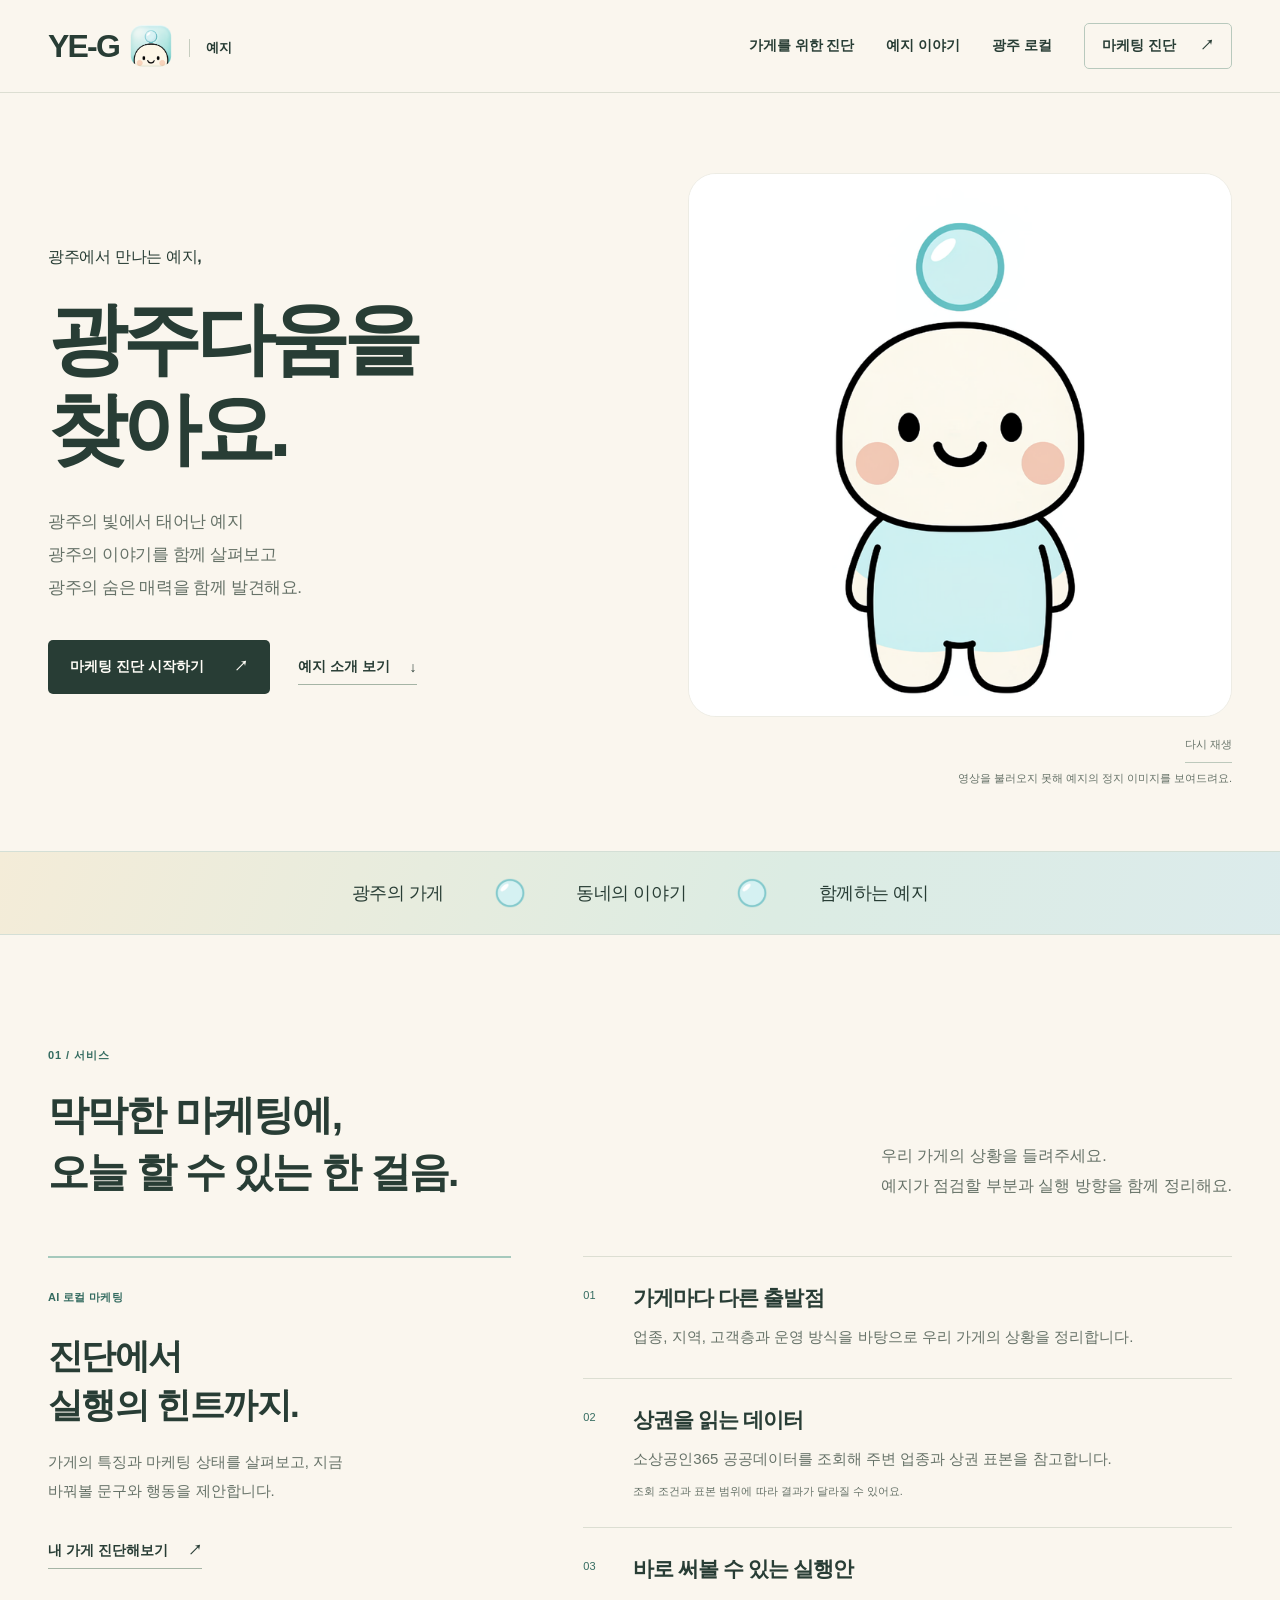
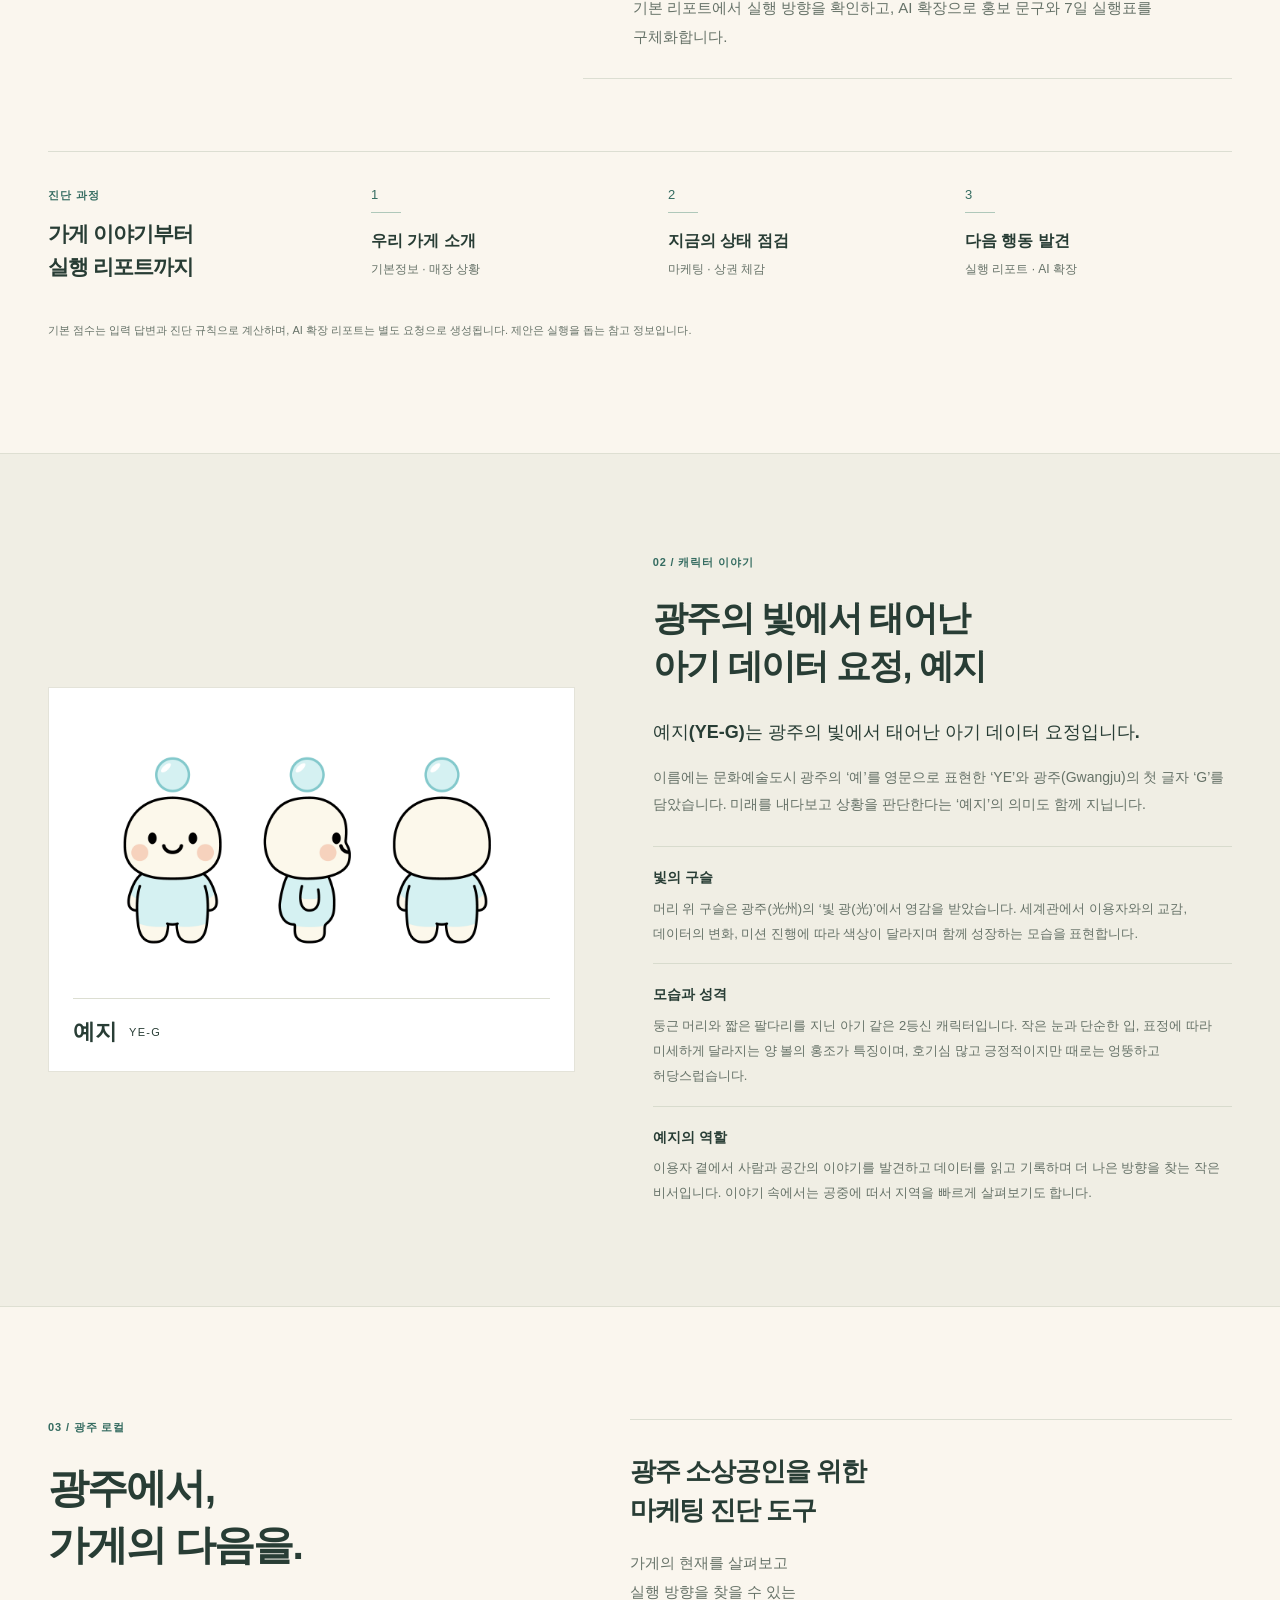
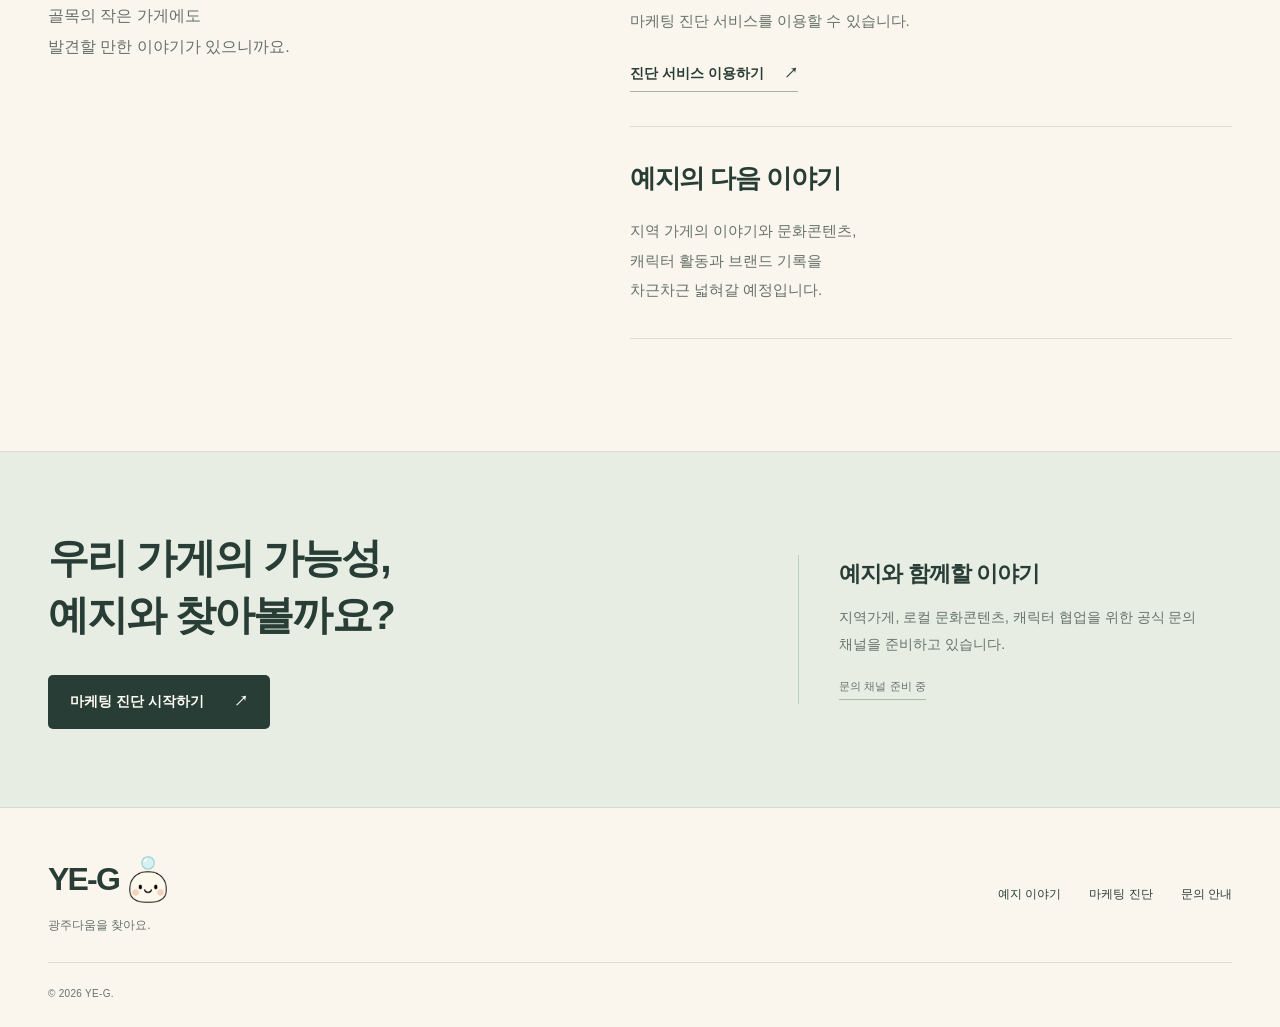
<file: index.html>
<!DOCTYPE html>
<html lang="ko">
<head>
  <meta charset="UTF-8">
  <meta name="viewport" content="width=device-width, initial-scale=1">
  <meta name="theme-color" content="#faf6ee">
  <title>예지 YE-G — 광주다움을 찾아요.</title>
  <meta name="description" content="광주의 빛에서 태어난 예지. 광주의 이야기를 함께 살펴보고 광주의 숨은 매력을 함께 발견해요.">
  <meta property="og:type" content="website">
  <meta property="og:locale" content="ko_KR">
  <meta property="og:title" content="예지 YE-G — 광주다움을 찾아요.">
  <meta property="og:description" content="광주의 가게, 동네의 이야기, 함께하는 예지. 광주의 빛에서 태어난 예지와 숨은 매력을 발견해요.">
  <meta property="og:image" content="https://ye-g.com/assets/brand/ye-g-poster.png">
  <meta property="og:url" content="https://ye-g.com/">
  <link rel="canonical" href="https://ye-g.com/">
  <link rel="icon" type="image/png" sizes="16x16" href="/assets/brand/ye-g-favicon-v1-16.png">
  <link rel="icon" type="image/png" sizes="32x32" href="/assets/brand/ye-g-favicon-v1-32.png">
  <link rel="icon" type="image/png" sizes="48x48" href="/assets/brand/ye-g-favicon-v1-48.png">
  <link rel="apple-touch-icon" sizes="180x180" href="/assets/brand/ye-g-apple-touch-icon-v1-180.png">
  <link rel="stylesheet" href="/styles/site.css">
  <script type="module" src="/scripts/site.mjs"></script>
  <script type="module" src="/scripts/character-player.mjs"></script>
</head>
<body>
  <a class="skip-link" href="#main">본문으로 바로가기</a>
  <header class="site-header">
    <div class="header-inner wrap">
      <a href="/" class="wordmark" aria-label="예지 YE-G 홈">YE-G<img class="wordmark-face" src="/assets/brand/ye-g-header-logo.png" alt="" width="44" height="44"><small>예지</small></a>
      <button class="menu-toggle" type="button" data-menu-toggle aria-expanded="false" aria-controls="site-navigation">메뉴 <span aria-hidden="true">☰</span></button>
      <nav id="site-navigation" data-navigation aria-label="주 메뉴">
        <a href="#service">가게를 위한 진단</a>
        <a href="#about">예지 이야기</a>
        <a href="#local">광주 로컬</a>
        <a href="/diagnosis" class="nav-cta">마케팅 진단 <span aria-hidden="true">↗</span></a>
      </nav>
    </div>
  </header>
  <main id="main">
    <section class="hero wrap" aria-labelledby="hero-title">
      <div class="hero-copy">
        <p class="eyebrow">광주에서 만나는 예지,</p>
        <h1 id="hero-title"><span>광주다움을</span> <span>찾아요.</span></h1>
        <p class="hero-description"><span>광주의 빛에서 태어난 예지</span><span>광주의 이야기를 함께 살펴보고</span><span>광주의 숨은 매력을 함께 발견해요.</span></p>
        <div class="hero-actions">
          <a class="button primary" href="/diagnosis">마케팅 진단 시작하기 <span aria-hidden="true">↗</span></a>
          <a class="text-link" href="#about">예지 소개 보기 <span aria-hidden="true">↓</span></a>
        </div>
      </div>
      <div class="hero-character" data-character-player data-playback="poster">
        <div class="character-frame" role="img" aria-label="머리 위 민트색 구슬을 가진 예지 캐릭터의 네 가지 애니메이션">
          <img data-character-poster src="/assets/brand/ye-g-poster.webp" width="1280" height="720" alt="" fetchpriority="high">
          <video autoplay muted playsinline preload="none" aria-hidden="true" tabindex="-1" disablepictureinpicture></video>
          <video autoplay muted playsinline preload="none" aria-hidden="true" tabindex="-1" disablepictureinpicture></video>
        </div>
        <div class="character-controls">
          <button type="button" data-playback-toggle hidden aria-pressed="false">애니메이션 재생</button>
        </div>
        <p class="playback-status" data-playback-status role="status" aria-live="polite">예지와 눈을 맞춰보세요.</p>
        <noscript><p>예지의 정지 이미지입니다. 애니메이션은 JavaScript를 켜면 재생됩니다.</p></noscript>
      </div>
    </section>
    <div class="brand-ribbon"><p class="wrap"><span>광주의 가게</span><img src="/assets/brand/ye-g-orb.png" alt="" width="32" height="32"><span>동네의 이야기</span><img src="/assets/brand/ye-g-orb.png" alt="" width="32" height="32"><span>함께하는 예지</span></p></div>

    <section id="service" class="section wrap" aria-labelledby="service-title">
      <div class="section-heading"><p class="eyebrow">01 / 서비스</p><h2 id="service-title">막막한 마케팅에,<br>오늘 할 수 있는 한 걸음.</h2><p>우리 가게의 상황을 들려주세요.<br>예지가 점검할 부분과 실행 방향을 함께 정리해요.</p></div>
      <div class="service-grid">
        <article class="service-intro"><span class="small-label">AI 로컬 마케팅</span><h3>진단에서<br>실행의 힌트까지.</h3><p>가게의 특징과 마케팅 상태를 살펴보고, 지금 바꿔볼 문구와 행동을 제안합니다.</p><a class="text-link" href="/diagnosis">내 가게 진단해보기 <span aria-hidden="true">↗</span></a></article>
        <div class="service-details">
          <article><span class="feature-number">01</span><div><h3>가게마다 다른 출발점</h3><p>업종, 지역, 고객층과 운영 방식을 바탕으로 우리 가게의 상황을 정리합니다.</p></div></article>
          <article><span class="feature-number">02</span><div><h3>상권을 읽는 데이터</h3><p>소상공인365 공공데이터를 조회해 주변 업종과 상권 표본을 참고합니다.</p><small>조회 조건과 표본 범위에 따라 결과가 달라질 수 있어요.</small></div></article>
          <article><span class="feature-number">03</span><div><h3>바로 써볼 수 있는 실행안</h3><p>기본 리포트에서 실행 방향을 확인하고, AI 확장으로 홍보 문구와 7일 실행표를 구체화합니다.</p></div></article>
        </div>
      </div>
      <div class="process" aria-labelledby="process-title"><div><p class="eyebrow">진단 과정</p><h3 id="process-title">가게 이야기부터<br>실행 리포트까지</h3></div><ol><li><span>1</span><strong>우리 가게 소개</strong><p>기본정보 · 매장 상황</p></li><li><span>2</span><strong>지금의 상태 점검</strong><p>마케팅 · 상권 체감</p></li><li><span>3</span><strong>다음 행동 발견</strong><p>실행 리포트 · AI 확장</p></li></ol></div>
      <p class="service-note">기본 점수는 입력 답변과 진단 규칙으로 계산하며, AI 확장 리포트는 별도 요청으로 생성됩니다. 제안은 실행을 돕는 참고 정보입니다.</p>
    </section>

    <section id="about" class="about-section" aria-labelledby="about-title"><div class="wrap about-grid">
      <div class="about-portrait"><div class="portrait-frame"><img src="/assets/brand/ye-g-turnaround.png" alt="예지의 앞모습, 옆모습, 뒷모습을 나란히 보여주는 공식 턴어라운드" width="2560" height="1440" loading="lazy"></div><span class="portrait-name">예지 <span>YE-G</span></span></div>
      <div class="about-copy"><p class="eyebrow">02 / 캐릭터 이야기</p><h2 id="about-title">광주의 빛에서 태어난<br>아기 데이터 요정, 예지</h2><p class="lead">예지(YE-G)는 광주의 빛에서 태어난 아기 데이터 요정입니다.</p><p>이름에는 문화예술도시 광주의 ‘예’를 영문으로 표현한 ‘YE’와 광주(Gwangju)의 첫 글자 ‘G’를 담았습니다. 미래를 내다보고 상황을 판단한다는 ‘예지’의 의미도 함께 지닙니다.</p><div class="world-notes"><p><strong>빛의 구슬</strong>머리 위 구슬은 광주(光州)의 ‘빛 광(光)’에서 영감을 받았습니다. 세계관에서 이용자와의 교감, 데이터의 변화, 미션 진행에 따라 색상이 달라지며 함께 성장하는 모습을 표현합니다.</p><p><strong>모습과 성격</strong>둥근 머리와 짧은 팔다리를 지닌 아기 같은 2등신 캐릭터입니다. 작은 눈과 단순한 입, 표정에 따라 미세하게 달라지는 양 볼의 홍조가 특징이며, 호기심 많고 긍정적이지만 때로는 엉뚱하고 허당스럽습니다.</p><p><strong>예지의 역할</strong>이용자 곁에서 사람과 공간의 이야기를 발견하고 데이터를 읽고 기록하며 더 나은 방향을 찾는 작은 비서입니다. 이야기 속에서는 공중에 떠서 지역을 빠르게 살펴보기도 합니다.</p></div></div>
    </div></section>

    <section id="local" class="section wrap local-section" aria-labelledby="local-title"><div><p class="eyebrow">03 / 광주 로컬</p><h2 id="local-title">광주에서,<br>가게의 다음을.</h2><p>골목의 작은 가게에도<br>발견할 만한 이야기가 있으니까요.</p></div><div class="local-stories"><article><h3>광주 소상공인을 위한<br>마케팅 진단 도구</h3><p>가게의 현재를 살펴보고<br>실행 방향을 찾을 수 있는<br>마케팅 진단 서비스를 이용할 수 있습니다.</p><a class="text-link" href="/diagnosis">진단 서비스 이용하기 <span aria-hidden="true">↗</span></a></article><article><h3>예지의 다음 이야기</h3><p>지역 가게의 이야기와 문화콘텐츠,<br>캐릭터 활동과 브랜드 기록을<br>차근차근 넓혀갈 예정입니다.</p></article></div></section>

    <section id="contact" class="closing-section" aria-labelledby="closing-title"><div class="wrap closing-grid"><div><h2 id="closing-title">우리 가게의 가능성,<br>예지와 찾아볼까요?</h2><a class="button primary" href="/diagnosis">마케팅 진단 시작하기 <span aria-hidden="true">↗</span></a></div><aside class="contact-note"><span class="contact-symbol" aria-hidden="true">↗</span><h3>예지와 함께할 이야기</h3><p>지역가게, 로컬 문화콘텐츠, 캐릭터 협업을 위한 공식 문의 채널을 준비하고 있습니다.</p><span class="availability">문의 채널 준비 중</span></aside></div></section>
  </main>
  <footer class="site-footer wrap"><div><a href="/" class="wordmark" aria-label="예지 YE-G 홈">YE-G<img class="wordmark-face" src="/assets/brand/ye-g-face-transparent.png" alt="" width="38" height="48" loading="lazy"></a><p>광주다움을 찾아요.</p></div><nav aria-label="하단 메뉴"><a href="#about">예지 이야기</a><a href="/diagnosis">마케팅 진단</a><a href="#contact">문의 안내</a></nav><small>© 2026 YE-G.</small></footer>
</body>
</html>
</file>
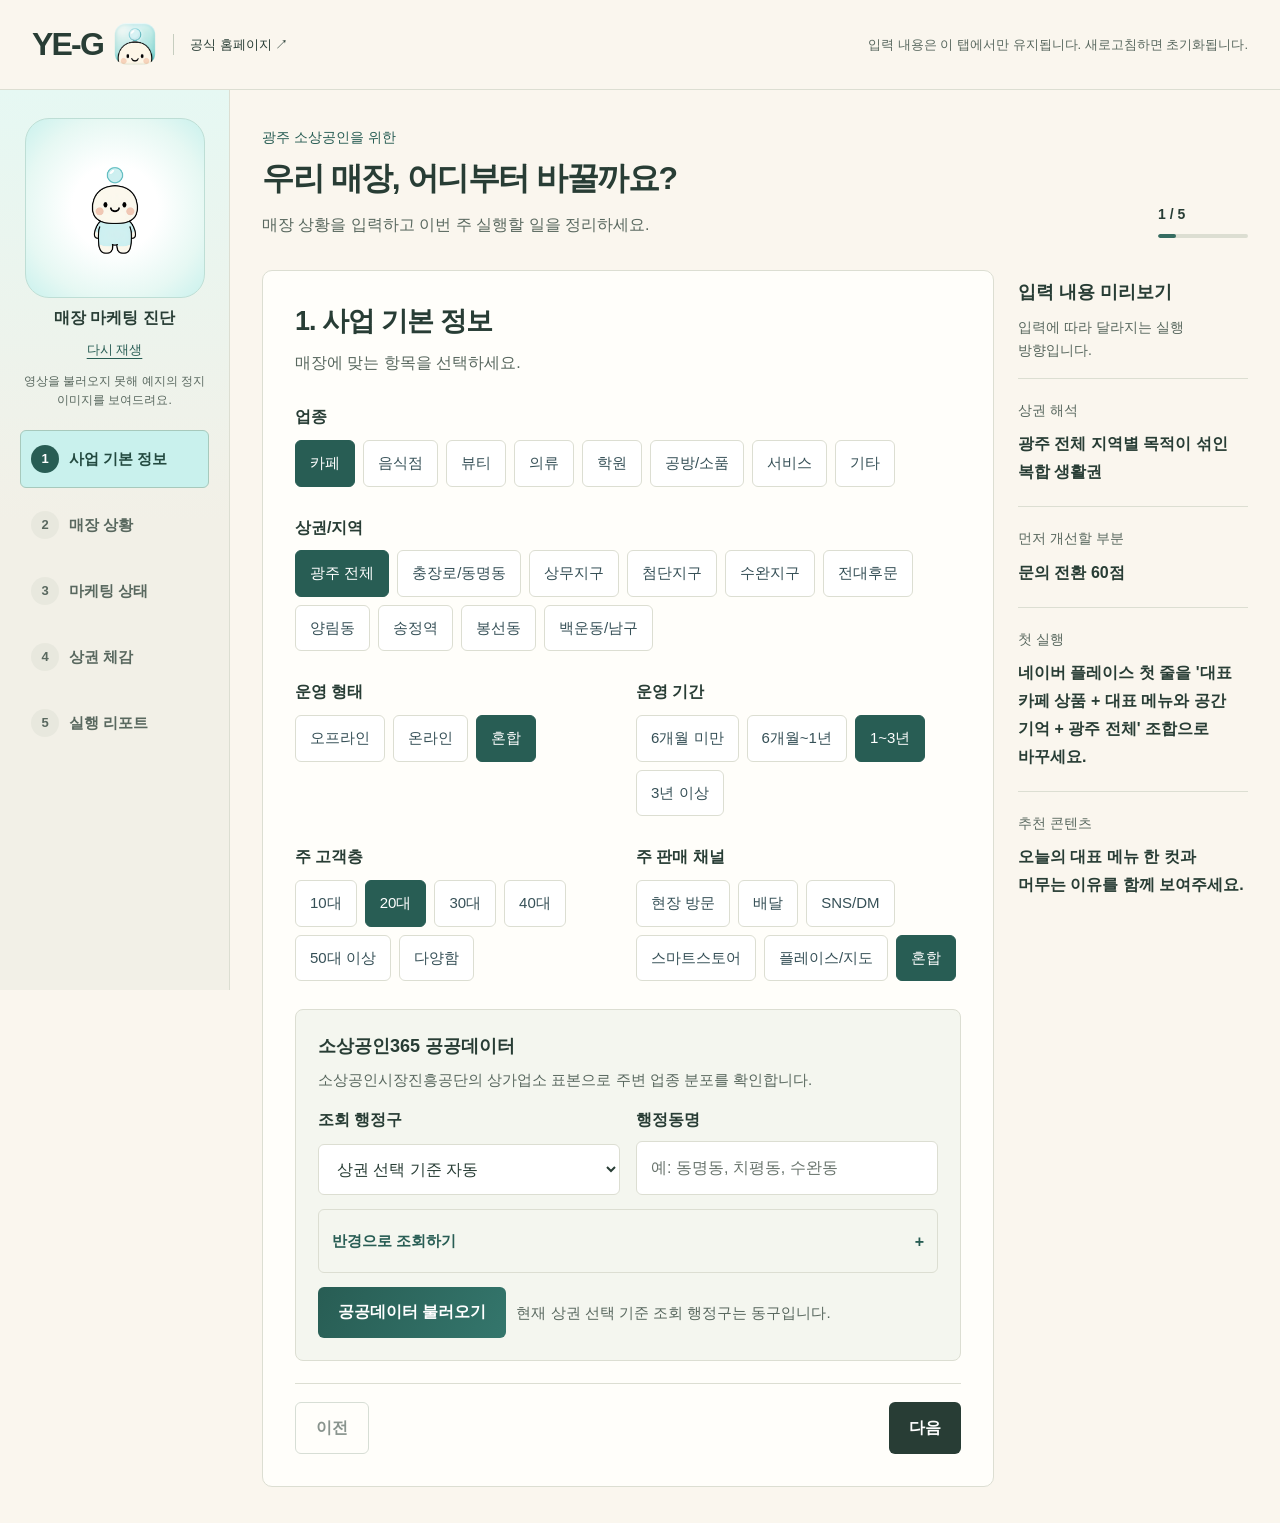
<file: diagnosis.html>
<!DOCTYPE html>
<html lang="ko">
<head>
  <meta charset="UTF-8" />
  <meta name="viewport" content="width=device-width, initial-scale=1.0" />
  <title>AI 마케팅 진단 | 예지 YE-G</title>
  <meta name="description" content="사업정보와 마케팅 상태를 점검하고, 예지와 우리 가게의 실행 방향을 찾아보세요." />
  <link rel="canonical" href="https://ye-g.com/diagnosis" />
  <link rel="icon" type="image/png" sizes="16x16" href="/assets/brand/ye-g-favicon-v1-16.png">
  <link rel="icon" type="image/png" sizes="32x32" href="/assets/brand/ye-g-favicon-v1-32.png">
  <link rel="icon" type="image/png" sizes="48x48" href="/assets/brand/ye-g-favicon-v1-48.png">
  <link rel="apple-touch-icon" sizes="180x180" href="/assets/brand/ye-g-apple-touch-icon-v1-180.png">
  <style>
    :root{
      --ink:#2f241f;
      --text:#3a302b;
      --muted:#667982;
      --line:#d7ebea;
      --soft:#f9fffb;
      --soft2:#eaf7df;
      --accent:#4fc3c7;
      --accent-dark:#257f85;
      --cream:#fff1d5;
      --cream2:#fff8e8;
      --mint:#dff3ce;
      --sky:#d7f5ff;
      --brown:#4a3328;
      --peach:#ffd1ad;
      --blue:#2d6cdf;
      --green:#15803d;
      --amber:#b45309;
      --white:#ffffff;
    }
    *{box-sizing:border-box}
    html{scroll-behavior:smooth}
    body{
      margin:0;
      font-family:-apple-system,BlinkMacSystemFont,"Apple SD Gothic Neo","Pretendard","Noto Sans KR",sans-serif;
      color:var(--text);
      background:linear-gradient(135deg, var(--sky) 0%, var(--cream2) 42%, #f1f8df 100%);
    }
    button,input,textarea,select{font:inherit}
    button{cursor:pointer}
    .app{min-height:100vh;display:grid;grid-template-columns:306px 1fr}
    .side{
      position:sticky;
      top:0;
      height:100vh;
      padding:24px;
      background:linear-gradient(180deg, #4a3328 0%, #2d6f72 58%, #265b58 100%);
      color:#fff;
      overflow:auto;
    }
    .brand{display:flex;gap:14px;align-items:center}
    .avatar{
      width:66px;height:66px;border-radius:22px;
      display:grid;place-items:center;
      background:var(--cream);color:var(--brown);
      font-weight:950;font-size:18px;
      box-shadow:0 14px 34px rgba(0,0,0,.24);
      overflow:hidden;
      border:2px solid rgba(255,255,255,.72);
      position:relative;
    }
    .avatar img{width:100%;height:100%;object-fit:cover;object-position:center}
    .avatar span{position:absolute;width:1px;height:1px;overflow:hidden;clip:rect(0,0,0,0)}
    .brand-title{font-size:20px;font-weight:950;line-height:1.25;color:#fff7df}
    .brand-sub{margin-top:4px;color:#d9f9f7;font-size:13px;line-height:1.5}
    .side-note{
      margin-top:24px;
      padding:16px;
      border:1px solid rgba(255,255,255,.14);
      border-radius:18px;
      background:rgba(255,248,232,.1);
      color:#fff8e8;
      font-size:14px;
      line-height:1.75;
    }
    .side-character{
      margin-top:14px;
      border-radius:22px;
      background:rgba(255,255,255,.92);
      border:1px solid rgba(255,255,255,.58);
      box-shadow:0 18px 42px rgba(25,45,44,.2);
      overflow:hidden;
    }
    .side-character img{
      display:block;
      width:100%;
      aspect-ratio:16 / 9;
      object-fit:cover;
      object-position:center;
      background:var(--cream2);
    }
    .side-character-caption{
      padding:13px 14px 15px;
      color:var(--brown);
      font-size:13px;
      line-height:1.55;
      font-weight:850;
      background:linear-gradient(180deg, #fff, var(--cream2));
    }
    .steps{margin-top:24px;display:grid;gap:10px}
    .step-tab{
      width:100%;
      border:1px solid rgba(255,255,255,.14);
      background:rgba(255,255,255,.05);
      color:#dbeafe;
      border-radius:16px;
      padding:13px 14px;
      display:flex;
      align-items:center;
      gap:10px;
      text-align:left;
      transition:transform .2s ease, background .2s ease, border-color .2s ease, box-shadow .2s ease;
    }
    .step-tab:hover{transform:translateX(4px);border-color:rgba(255,255,255,.42)}
    .step-tab.active{
      background:var(--cream2);
      color:var(--brown);
      border-color:#fff;
      box-shadow:0 14px 28px rgba(0,0,0,.16);
    }
    .step-tab.done{border-color:rgba(190,242,100,.5)}
    .step-num{
      width:28px;height:28px;border-radius:50%;
      display:grid;place-items:center;
      background:rgba(255,255,255,.14);
      font-size:12px;font-weight:950;
      flex:0 0 auto;
    }
    .step-tab.active .step-num{background:var(--accent-dark);color:#fff}
    .step-name{font-weight:900;font-size:14px}
    .side-metric{margin-top:24px;display:grid;gap:10px}
    .mini-card{
      border:1px solid rgba(255,255,255,.18);
      background:rgba(255,255,255,.09);
      border-radius:16px;
      padding:13px;
    }
    .mini-label{font-size:12px;color:#d9f9f7}
    .mini-value{margin-top:6px;font-size:15px;font-weight:950;line-height:1.45}
    .main{padding:28px;min-width:0}
    .topbar{
      display:flex;
      align-items:center;
      justify-content:space-between;
      gap:16px;
      margin-bottom:16px;
    }
    .eyebrow{font-size:13px;font-weight:950;color:var(--accent-dark)}
    h1,h2,h3,p{margin:0}
    h1{margin-top:6px;font-size:34px;line-height:1.16;letter-spacing:0;color:var(--ink)}
    .top-desc{margin-top:8px;color:#64748b;line-height:1.65;font-size:15px}
    .hero-tags{margin-top:14px;display:flex;gap:8px;flex-wrap:wrap}
    .hero-tag{
      display:inline-flex;
      align-items:center;
      min-height:34px;
      border-radius:999px;
      border:1px solid rgba(79,195,199,.34);
      background:rgba(255,255,255,.58);
      color:var(--accent-dark);
      padding:7px 11px;
      font-size:12px;
      font-weight:950;
      box-shadow:0 10px 22px rgba(37,127,133,.08);
    }
    .progress{
      min-width:170px;
      border:1px solid var(--line);
      border-radius:999px;
      background:rgba(255,255,255,.78);
      padding:8px 12px;
      color:var(--brown);
      font-size:13px;
      font-weight:900;
      box-shadow:0 14px 30px rgba(47,36,31,.08);
    }
    .bar{height:8px;background:#e5eaf2;border-radius:999px;overflow:hidden;margin-top:8px}
    .fill{
      height:100%;
      background:linear-gradient(90deg, var(--accent), var(--accent-dark), #9ccf73);
      border-radius:999px;
      transition:width .32s cubic-bezier(.2,.8,.2,1);
    }
    .stage{
      display:grid;
      grid-template-columns:minmax(0,1fr) 380px;
      gap:18px;
      align-items:start;
    }
    .panel{
      background:rgba(255,255,255,.88);
      border:1px solid var(--line);
      border-radius:22px;
      box-shadow:0 22px 54px rgba(47,36,31,.08);
      backdrop-filter:blur(14px);
    }
    .step-card{padding:24px}
    .step-card.page-pop{animation:panelPop .32s cubic-bezier(.2,.8,.2,1)}
    .step-page.from-forward{animation:stepForward .34s cubic-bezier(.2,.8,.2,1) both}
    .step-page.from-back{animation:stepBack .34s cubic-bezier(.2,.8,.2,1) both}
    .step-head{display:flex;align-items:flex-start;justify-content:space-between;gap:18px;margin-bottom:20px}
    .step-title{font-size:26px;line-height:1.2;letter-spacing:0;color:var(--ink)}
    .step-copy{margin-top:8px;color:#64748b;line-height:1.7;font-size:14px}
    .pill{
      display:inline-flex;align-items:center;justify-content:center;
      border:1px solid var(--line);
      border-radius:999px;
      background:linear-gradient(180deg, #fff, var(--cream2));
      color:var(--brown);
      padding:8px 11px;
      font-size:12px;
      font-weight:900;
      white-space:nowrap;
    }
    .grid{display:grid;grid-template-columns:1fr 1fr;gap:16px}
    .group{margin-top:18px}
    .group:first-child{margin-top:0}
    .label{font-size:13px;font-weight:950;color:#334155;margin-bottom:9px}
    .choices{display:flex;gap:8px;flex-wrap:wrap}
    .chip{
      border:1px solid var(--line);
      background:#fff;
      color:#365057;
      border-radius:999px;
      padding:10px 14px;
      font-size:14px;
      font-weight:900;
      transition:transform .18s ease, border-color .18s ease, background .18s ease, color .18s ease, box-shadow .18s ease;
    }
    .chip:hover{transform:translateY(-2px);border-color:var(--accent)}
    .chip.active{
      background:linear-gradient(135deg, var(--accent-dark), var(--accent));
      color:#fff;
      border-color:transparent;
      box-shadow:0 12px 22px rgba(37,127,133,.24);
    }
    .field{display:grid;gap:8px}
    .field.full{grid-column:1 / -1}
    .field label{font-size:13px;font-weight:950;color:#334155}
    .field input,.field textarea,.field select{
      width:100%;
      border:1px solid var(--line);
      border-radius:16px;
      color:#111827;
      background:rgba(255,255,255,.9);
      padding:13px 14px;
      outline:none;
      line-height:1.6;
      font-size:14px;
    }
    .field select{appearance:none}
    .field textarea{min-height:106px;resize:vertical}
    .field input:focus,.field textarea:focus,.field select:focus{border-color:var(--accent);box-shadow:0 0 0 4px rgba(79,195,199,.14)}
    .field input::placeholder,.field textarea::placeholder{color:#9aa8bb}
    .market-panel{
      grid-column:1 / -1;
      border:1px solid rgba(79,195,199,.34);
      border-radius:20px;
      background:linear-gradient(180deg, #fff, #f4fffb);
      padding:16px;
      display:grid;
      gap:14px;
    }
    .market-head{
      display:flex;
      justify-content:space-between;
      align-items:flex-start;
      gap:14px;
    }
    .market-title{font-size:16px;font-weight:950;color:var(--ink)}
    .market-copy{margin-top:6px;color:#64748b;font-size:13px;line-height:1.65}
    .market-actions{display:flex;gap:10px;align-items:center;flex-wrap:wrap}
    .market-status{color:#64748b;font-size:13px;line-height:1.6}
    .market-summary{
      display:none;
      border:1px solid var(--line);
      border-radius:18px;
      background:#fff;
      padding:14px;
    }
    .market-summary.show{display:block}
    .market-stats{display:grid;grid-template-columns:repeat(4,1fr);gap:10px}
    .market-stat{
      border:1px solid var(--line);
      border-radius:16px;
      padding:12px;
      background:#fbfffb;
    }
    .market-stat .k{font-size:12px;color:#64748b;font-weight:850}
    .market-stat .v{margin-top:5px;color:var(--ink);font-size:18px;font-weight:950}
    .market-detail{margin-top:12px;color:#334155;font-size:13px;line-height:1.75}
    .market-tags{margin-top:10px;display:flex;gap:8px;flex-wrap:wrap}
    .market-tag{
      border:1px solid rgba(79,195,199,.36);
      border-radius:999px;
      background:#effdf9;
      color:#275c61;
      padding:7px 10px;
      font-size:12px;
      font-weight:900;
    }
    .market-insight{
      margin-top:14px;
      border-top:1px solid var(--line);
      padding-top:14px;
    }
    .market-insight-grid{
      display:grid;
      grid-template-columns:repeat(3,1fr);
      gap:10px;
    }
    .market-insight-card{
      border:1px solid var(--line);
      border-radius:16px;
      background:#fffdf7;
      padding:12px;
      min-height:92px;
    }
    .market-insight-card .k{
      color:#64748b;
      font-size:12px;
      font-weight:900;
    }
    .market-insight-card .v{
      margin-top:7px;
      color:var(--ink);
      font-size:14px;
      line-height:1.55;
      font-weight:850;
    }
    .market-mini-list{
      margin-top:10px;
      display:grid;
      gap:6px;
      color:#334155;
      font-size:13px;
      line-height:1.65;
    }
    .market-mini-list div::before{
      content:"";
      display:inline-block;
      width:6px;
      height:6px;
      border-radius:999px;
      background:var(--accent);
      margin-right:8px;
      vertical-align:middle;
    }
    .advanced-market{
      border:1px dashed rgba(79,195,199,.5);
      border-radius:18px;
      background:rgba(255,255,255,.62);
      padding:13px;
    }
    .advanced-market summary{
      cursor:pointer;
      color:var(--accent-dark);
      font-size:13px;
      font-weight:950;
      list-style:none;
    }
    .advanced-market summary::-webkit-details-marker{display:none}
    .advanced-market summary::after{content:"+";float:right;font-size:16px}
    .advanced-market[open] summary::after{content:"-"}
    .advanced-market .grid{margin-top:12px}
    .question-list{display:grid;gap:12px}
    .question{
      border:1px solid var(--line);
      border-radius:18px;
      padding:16px;
      background:linear-gradient(180deg, #fff, #fbfffb);
      transition:transform .18s ease, box-shadow .18s ease, border-color .18s ease;
    }
    .question:hover{transform:translateY(-2px);border-color:rgba(79,195,199,.52);box-shadow:0 12px 24px rgba(37,127,133,.08)}
    .question p{font-weight:900;color:var(--ink);font-size:14px;line-height:1.55}
    .scale{display:grid;grid-template-columns:repeat(5,1fr);gap:8px;margin-top:12px}
    .scale button{
      border:1px solid var(--line);
      border-radius:14px;
      background:#fbfffb;
      color:#475569;
      padding:10px 6px;
      font-size:12px;
      font-weight:850;
      transition:transform .16s ease, background .16s ease, color .16s ease, border-color .16s ease;
    }
    .scale button:hover{transform:translateY(-2px);border-color:var(--accent)}
    .scale .n{display:block;font-size:16px;color:var(--ink);font-weight:950;margin-bottom:3px}
    .scale button.active{background:var(--brown);border-color:var(--brown);color:#fff}
    .scale button.active .n{color:#fff}
    .nav{
      margin-top:22px;
      display:flex;
      justify-content:space-between;
      gap:10px;
      border-top:1px solid var(--line);
      padding-top:18px;
    }
    .btn{
      border:none;
      border-radius:999px;
      padding:13px 20px;
      background:linear-gradient(135deg, var(--brown), #243f42);
      color:#fff;
      font-weight:950;
      font-size:14px;
      box-shadow:0 14px 28px rgba(74,51,40,.2);
      transition:transform .18s ease, box-shadow .18s ease, filter .18s ease;
    }
    .btn:hover{transform:translateY(-2px);box-shadow:0 18px 34px rgba(37,127,133,.2);filter:saturate(1.05)}
    .btn:active{transform:translateY(0) scale(.98)}
    .btn.secondary{background:#fff;color:var(--brown);border:1px solid var(--line);box-shadow:0 10px 24px rgba(47,36,31,.08)}
    .btn.blue{background:linear-gradient(135deg, var(--accent-dark), var(--accent));box-shadow:0 16px 34px rgba(37,127,133,.24)}
    .btn:disabled{opacity:.55;cursor:not-allowed}
    .preview{position:sticky;top:26px;padding:18px}
    .preview-character{
      display:grid;
      grid-template-columns:94px 1fr;
      gap:14px;
      align-items:center;
      padding:12px;
      border-radius:20px;
      background:linear-gradient(135deg, var(--cream2), #f0fff9);
      border:1px solid rgba(79,195,199,.28);
      margin-bottom:16px;
      overflow:hidden;
    }
    .preview-character img{
      width:94px;
      height:94px;
      border-radius:20px;
      object-fit:cover;
      background:#fff;
      box-shadow:0 14px 28px rgba(37,127,133,.16);
      animation:yejiFloat 3.2s ease-in-out infinite;
    }
    .preview-character strong{display:block;color:var(--brown);font-size:18px}
    .preview-character span{display:block;margin-top:5px;color:#5d6f75;font-size:13px;line-height:1.55;font-weight:800}
    .preview h3{font-size:18px;color:var(--ink)}
    .preview p{margin-top:8px;color:#64748b;font-size:14px;line-height:1.65}
    .preview-list{margin-top:16px;display:grid;gap:10px}
    .preview-item{
      border:1px solid var(--line);
      background:#fbfffb;
      border-radius:16px;
      padding:13px;
      transition:transform .18s ease, border-color .18s ease, background .18s ease;
    }
    .preview-item:hover{transform:translateY(-2px);border-color:var(--accent);background:#fff}
    .preview-item .k{font-size:12px;color:#64748b;font-weight:850}
    .preview-item .v{margin-top:5px;font-size:14px;color:var(--ink);font-weight:950;line-height:1.45}
    .intro-shot{
      margin-top:16px;
      border-radius:20px;
      overflow:hidden;
      border:1px solid rgba(79,195,199,.28);
      background:#fff;
    }
    .intro-shot img{
      display:block;
      width:100%;
      height:320px;
      object-fit:contain;
      object-position:center;
      background:#d7f5ff;
    }
    .intro-shot-caption{
      padding:12px 13px;
      background:linear-gradient(180deg, #fff, var(--cream2));
      color:var(--brown);
      font-size:13px;
      font-weight:900;
      line-height:1.55;
    }
    .result-wrap{display:grid;gap:14px}
    .result-hero{
      background:linear-gradient(135deg, #4a3328 0%, #277a7e 100%);
      color:#fff;
      border-radius:22px;
      padding:22px;
      display:grid;
      grid-template-columns:1fr auto auto;
      gap:18px;
      align-items:start;
      overflow:hidden;
    }
    .result-label{font-size:13px;color:#d8ffff;font-weight:850}
    .result-type{margin-top:8px;font-size:30px;font-weight:950;letter-spacing:0;line-height:1.2}
    .result-summary{margin-top:10px;color:#fff8e8;line-height:1.75;font-size:15px}
    .result-character{
      width:118px;
      height:118px;
      border-radius:26px;
      object-fit:cover;
      background:#fff;
      border:2px solid rgba(255,255,255,.5);
      box-shadow:0 18px 40px rgba(0,0,0,.2);
      animation:yejiFloat 3.4s ease-in-out infinite;
    }
    .scorebox{
      min-width:112px;
      border:1px solid rgba(255,255,255,.16);
      border-radius:20px;
      padding:14px;
      text-align:center;
      background:rgba(255,248,232,.14);
    }
    .scorebox .small{font-size:12px;color:#cbd5e1}
    .scorebox .big{font-size:36px;font-weight:950;margin-top:4px}
    .report-grid{display:grid;grid-template-columns:1fr 1fr;gap:14px}
    .report-card{
      border:1px solid var(--line);
      border-radius:20px;
      background:rgba(255,255,255,.9);
      padding:18px;
      animation:cardRise .38s ease both;
    }
    .report-card.full{grid-column:1 / -1}
    .report-title{font-size:16px;font-weight:950;color:var(--ink)}
    .report-body{margin-top:10px;color:#334155;font-size:14px;line-height:1.85}
    .action-list{display:grid;gap:10px;margin-top:12px}
    .action{
      display:grid;
      grid-template-columns:34px 1fr;
      gap:11px;
      align-items:start;
      padding:13px;
      border-radius:16px;
      background:linear-gradient(180deg, #fff, #fbfffb);
      border:1px solid var(--line);
    }
    .num{
      width:34px;height:34px;border-radius:50%;
      display:grid;place-items:center;
      background:var(--accent-dark);color:#fff;font-weight:950;font-size:13px;
    }
    .action p{color:#334155;font-size:14px;line-height:1.7;margin:0}
    .kpi-grid{display:grid;grid-template-columns:1fr 1fr;gap:10px;margin-top:12px}
    .kpi-card{
      border:1px solid var(--line);
      border-radius:16px;
      background:linear-gradient(180deg, #fff, #fbfffb);
      padding:13px;
    }
    .kpi-card .name{font-size:14px;font-weight:950;color:var(--ink)}
    .kpi-card .desc{margin-top:6px;font-size:12px;line-height:1.55;color:#64748b}
    .copy-box{
      margin-top:10px;
      border:1px solid rgba(79,195,199,.34);
      background:#effdf9;
      color:#275c61;
      border-radius:16px;
      padding:14px;
      font-size:14px;
      line-height:1.75;
      white-space:pre-line;
    }
    .ai-output{
      margin-top:14px;
      border:1px solid var(--line);
      border-radius:18px;
      background:#fbfffb;
      padding:16px;
      color:#334155;
      font-size:14px;
      line-height:1.85;
      white-space:pre-line;
    }
    .ai-output:empty{display:none}
    .ai-status{margin-top:10px;color:#64748b;font-size:13px;line-height:1.6}
    .report-actions{
      display:flex;
      gap:10px;
      flex-wrap:wrap;
      align-items:center;
      margin:14px 0;
    }
    .report-output-mode{
      display:flex;
      align-items:center;
      gap:8px;
      border:1px solid var(--line);
      border-radius:999px;
      background:#fff;
      padding:8px 10px 8px 14px;
      color:#334155;
      font-size:13px;
      font-weight:900;
    }
    .report-output-mode select{
      border:none;
      outline:none;
      background:transparent;
      color:var(--ink);
      font-weight:950;
    }
    .report-action-status{font-size:13px;color:#64748b;line-height:1.6}
    .print-report-text{display:none}
    .hidden{display:none}
    @keyframes yejiFloat{
      0%,100%{transform:translateY(0)}
      50%{transform:translateY(-7px)}
    }
    @keyframes stepForward{
      from{opacity:0;transform:translateX(18px) translateY(8px)}
      to{opacity:1;transform:translateX(0) translateY(0)}
    }
    @keyframes stepBack{
      from{opacity:0;transform:translateX(-18px) translateY(8px)}
      to{opacity:1;transform:translateX(0) translateY(0)}
    }
    @keyframes panelPop{
      0%{transform:scale(.992)}
      100%{transform:scale(1)}
    }
    @keyframes cardRise{
      from{opacity:0;transform:translateY(10px)}
      to{opacity:1;transform:translateY(0)}
    }
    @media (prefers-reduced-motion: reduce){
      *,*::before,*::after{
        animation-duration:.01ms !important;
        animation-iteration-count:1 !important;
        scroll-behavior:auto !important;
        transition-duration:.01ms !important;
      }
    }
    @media (max-width:1120px){
      .app{grid-template-columns:1fr}
      .side{position:relative;height:auto}
      .stage{grid-template-columns:1fr}
      .preview{position:relative;top:auto}
      .intro-shot img{height:260px}
    }
    @media (max-width:720px){
      .main{padding:16px}
      .topbar,.step-head,.result-hero{display:block}
      .progress,.scorebox{margin-top:14px}
      .result-character{margin-top:14px;width:96px;height:96px}
      .preview-character{grid-template-columns:78px 1fr}
      .preview-character img{width:78px;height:78px}
      .intro-shot img{height:220px}
      .grid,.report-grid,.kpi-grid,.market-stats,.market-insight-grid{grid-template-columns:1fr}
      .field.full,.report-card.full{grid-column:auto}
      .scale{grid-template-columns:1fr}
      h1{font-size:26px}
      .result-type{font-size:24px}
    }
    @media print{
      body{background:#fff}
      .side,.topbar,.preview,.nav,.report-actions,.ai-status{display:none !important}
      .app,.stage{display:block}
      .main{padding:0}
      .panel,.report-card,.result-hero{box-shadow:none;border-color:#cbd5e1}
      .step-card{padding:0;border:none}
      .step-page.hidden{display:none !important}
      .result-wrap{gap:10px}
      .report-grid{grid-template-columns:1fr}
      .report-card.full,.report-card{grid-column:auto;break-inside:avoid}
      .result-character{display:none}
      body.print-text-mode .result-wrap{display:none !important}
      body.print-text-mode .print-report-text{
        display:block !important;
        white-space:pre-wrap;
        font-family:-apple-system,BlinkMacSystemFont,"Apple SD Gothic Neo","Pretendard","Noto Sans KR",sans-serif;
        color:#111827;
        font-size:13px;
        line-height:1.7;
      }
    }
  </style>
  <link rel="stylesheet" href="/styles/diagnosis-shell.css" />
  <script type="module" src="/scripts/diagnosis-presentation.mjs"></script>
  <script type="module" src="/scripts/character-player.mjs"></script>
</head>
<body>
  <a class="diagnosis-skip" href="#diagnosisWorkspace">진단 입력으로 바로가기</a>
  <header class="diagnosis-header"><a href="/" target="_blank" rel="noopener" aria-label="예지 공식 홈페이지 새 탭에서 열기">YE-G<img class="wordmark-face" src="/assets/brand/ye-g-header-logo.png" alt="" width="44" height="44"><span>공식 홈페이지 ↗</span></a><p>입력 내용은 이 탭에서만 유지됩니다. 새로고침하면 초기화됩니다.</p></header>
  <div class="app">
    <aside class="side">
      <div class="diagnosis-character" data-character-player data-playback="poster">
        <div class="diagnosis-character-frame" role="img" aria-label="민트색 빛의 구슬과 함께 인사하는 예지">
          <div class="diagnosis-character-media">
            <img data-character-poster src="/assets/brand/ye-g-poster.webp" width="1280" height="720" alt="">
            <video muted playsinline preload="none" aria-hidden="true" tabindex="-1" disablepictureinpicture></video>
            <video muted playsinline preload="none" aria-hidden="true" tabindex="-1" disablepictureinpicture></video>
          </div>
        </div>
        <div class="diagnosis-character-caption">
          <div class="brand-title">매장 마케팅 진단</div>
          <button type="button" data-playback-toggle hidden aria-pressed="false">애니메이션 재생</button>
          <p class="diagnosis-playback-status" data-playback-status role="status" aria-live="polite"></p>
        </div>
      </div>
      <nav id="stepTabs" class="steps" aria-label="진단 단계"></nav>
      <div class="side-metric" hidden>
        <div class="mini-card">
          <div class="mini-label">현재 선택</div>
          <div id="sideProfile" class="mini-value">카페 · 광주 전체</div>
        </div>
        <div class="mini-card">
          <div class="mini-label">예상 병목</div>
          <div id="sideBottleneck" class="mini-value">브랜딩 증거 부족</div>
        </div>
      </div>
    </aside>

    <main class="main" id="diagnosisWorkspace" tabindex="-1">
      <div class="topbar">
        <div>
          <div class="eyebrow">광주 소상공인을 위한</div>
          <h1>우리 매장, 어디부터 바꿀까요?</h1>
          <p class="top-desc">매장 상황을 입력하고 이번 주 실행할 일을 정리하세요.</p>

        </div>
        <div class="progress">
          <span id="progressText">1 / 5</span>
          <div class="bar"><div id="progressFill" class="fill" style="width:20%"></div></div>
        </div>
      </div>

      <div class="stage">
        <section class="panel step-card">
          <div id="stepBasic" class="step-page" tabindex="-1">
            <div class="step-head">
              <div>
                <h2 class="step-title">1. 사업 기본 정보</h2>
                <p class="step-copy">매장에 맞는 항목을 선택하세요.</p>
              </div>

            </div>
            <div class="group">
              <div class="label">업종</div>
              <div class="choices" data-choice="industry"></div>
            </div>
            <div class="group">
              <div class="label">상권/지역</div>
              <div class="choices" data-choice="region"></div>
            </div>
            <div class="grid group">
              <div>
                <div class="label">운영 형태</div>
                <div class="choices" data-choice="operationType"></div>
              </div>
              <div>
                <div class="label">운영 기간</div>
                <div class="choices" data-choice="businessYear"></div>
              </div>
            </div>
            <div class="grid group">
              <div>
                <div class="label">주 고객층</div>
                <div class="choices" data-choice="customerGroup"></div>
              </div>
              <div>
                <div class="label">주 판매 채널</div>
                <div class="choices" data-choice="salesChannel"></div>
              </div>
            </div>
            <div class="market-panel group">
              <div class="market-head">
                <div>
                  <div class="market-title">소상공인365 공공데이터</div>
                  <div class="market-copy">소상공인시장진흥공단의 상가업소 표본으로 주변 업종 분포를 확인합니다.</div>
                </div>

              </div>
              <div class="grid">
                <div class="field">
                  <label for="marketDistrict">조회 행정구</label>
                  <select id="marketDistrict">
                    <option value="auto">상권 선택 기준 자동</option>
                    <option value="동구">동구</option>
                    <option value="서구">서구</option>
                    <option value="남구">남구</option>
                    <option value="북구">북구</option>
                    <option value="광산구">광산구</option>
                  </select>
                </div>
                <div class="field">
                  <label for="marketDong">행정동명</label>
                  <input id="marketDong" type="text" placeholder="예: 동명동, 치평동, 수완동" />
                </div>
              </div>
              <details class="advanced-market">
                <summary>반경으로 조회하기</summary>
                <div class="grid">
                  <div class="field">
                    <label for="marketLongitude">경도</label>
                    <input id="marketLongitude" type="text" inputmode="decimal" placeholder="예: 126.9231" />
                  </div>
                  <div class="field">
                    <label for="marketLatitude">위도</label>
                    <input id="marketLatitude" type="text" inputmode="decimal" placeholder="예: 35.1495" />
                  </div>
                  <div class="field">
                    <label for="marketRadius">반경</label>
                    <select id="marketRadius">
                      <option value="300">300m</option>
                      <option value="500" selected>500m</option>
                      <option value="1000">1km</option>
                      <option value="1500">1.5km</option>
                    </select>
                  </div>
                </div>
              </details>
              <div class="market-actions">
                <button id="marketLoadBtn" type="button" class="btn blue">공공데이터 불러오기</button>
                <div id="marketStatus" role="status" aria-live="polite" class="market-status"></div>
              </div>
              <div id="marketSummary" class="market-summary"></div>
            </div>
          </div>

          <div id="stepContext" class="step-page hidden">
            <div class="step-head">
              <div>
                <h2 class="step-title">2. 매장 상황 입력</h2>
                <p class="step-copy">대표 상품과 현재 고민을 알려주세요.</p>
              </div>

            </div>
            <div class="grid">
              <div class="field">
                <label for="contextProduct">대표 상품/서비스</label>
                <input id="contextProduct" type="text" placeholder="예: 아인슈페너, 점심 백반, 속눈썹 펌" />
              </div>
              <div class="field">
                <label for="contextStrength">매장 강점</label>
                <input id="contextStrength" type="text" placeholder="예: 조용한 분위기, 빠른 응대, 재료 신선도" />
              </div>
              <div class="field full">
                <label for="contextProblem">지금 가장 답답한 문제</label>
                <textarea id="contextProblem" placeholder="예: 플레이스 조회는 있는데 방문이 적음, SNS 반응은 있는데 문의가 안 옴"></textarea>
              </div>
              <div class="field">
                <label for="contextCompetitor">주변 상황 체감</label>
                <select id="contextCompetitor">
                  <option value="주변 상황은 잘 모르겠어요">주변 상황은 잘 모르겠어요</option>
                  <option value="비슷한 가게가 많은 것 같아요">비슷한 가게가 많은 것 같아요</option>
                  <option value="가격 경쟁이 있는 것 같아요">가격 경쟁이 있는 것 같아요</option>
                  <option value="새 가게가 자주 생기는 것 같아요">새 가게가 자주 생기는 것 같아요</option>
                  <option value="유동인구가 줄어든 것 같아요">유동인구가 줄어든 것 같아요</option>
                  <option value="우리만의 차이가 잘 안 보여요">우리만의 차이가 잘 안 보여요</option>
                </select>
              </div>
              <div class="field">
                <label for="contextPromotion">현재 홍보 방식</label>
                <input id="contextPromotion" type="text" placeholder="예: 인스타 게시물, 네이버 플레이스, 전단지" />
              </div>
              <div class="field full">
                <label for="contextGoal">가장 바꾸고 싶은 것</label>
                <select id="contextGoal">
                  <option value="무엇부터 해야 할지 모르겠어요">무엇부터 해야 할지 모르겠어요</option>
                  <option value="방문 손님을 늘리고 싶어요">방문 손님을 늘리고 싶어요</option>
                  <option value="문의/예약을 늘리고 싶어요">문의/예약을 늘리고 싶어요</option>
                  <option value="리뷰를 늘리고 싶어요">리뷰를 늘리고 싶어요</option>
                  <option value="재방문을 늘리고 싶어요">재방문을 늘리고 싶어요</option>
                  <option value="대표 상품을 더 알리고 싶어요">대표 상품을 더 알리고 싶어요</option>
                  <option value="평일이나 비수기 매출을 보완하고 싶어요">평일이나 비수기 매출을 보완하고 싶어요</option>
                </select>
              </div>
            </div>
          </div>

          <div id="stepMarketing" class="step-page hidden">
            <div class="step-head">
              <div>
                <h2 class="step-title">3. 마케팅 상태 체크</h2>
                <p class="step-copy">각 항목이 현재 매장에 얼마나 해당하는지 선택하세요.</p>
              </div>

            </div>
            <div id="marketingQuestions" class="question-list"></div>
          </div>

          <div id="stepLocal" class="step-page hidden">
            <div class="step-head">
              <div>
                <h2 class="step-title">4. 상권 체감 체크</h2>
                <p class="step-copy">주변 상권과 매장의 현재 상황을 선택하세요.</p>
              </div>
              <span class="pill">로컬 맥락</span>
            </div>
            <div id="localQuestions" class="question-list"></div>
          </div>

          <div id="stepResult" class="step-page hidden" tabindex="-1">
            <div class="step-head">
              <div>
                <h2 class="step-title">5. 예지 실행 리포트</h2>
                <p class="step-copy">입력한 매장 상황을 바탕으로 정리한 실행안입니다.</p>
              </div>

            </div>
            <div class="result-wrap">
              <section id="reportAiCta" class="report-ai-cta" aria-labelledby="reportAiTitle" data-ai-state="idle">
                <div id="aiStatus" role="status" aria-live="polite" aria-atomic="true" class="ai-status">
                  <h3 id="reportAiTitle">AI 실행안 생성</h3>
                  <p id="reportAiDescription">우리 가게에 맞는 홍보 문구와 실행 일정을 만들어 보세요.</p>
                </div>
                <button id="aiGenerateBtn" type="button" class="btn blue" aria-controls="aiReport">AI 실행안 생성하기</button>
                <div id="reportAiFeedback" class="report-ai-feedback" hidden>
                  <a class="report-ai-result-link" href="#aiReport">실행안 바로 보기 ↓</a>
                </div>
              </section>
              <div class="result-hero">
                <div>
                  <div class="result-label">예지 진단 유형</div>
                  <div id="resultType" class="result-type">로컬 증거 부족형</div>
                  <div id="resultSummary" class="result-summary">상권과 고객층에 맞는 실행 방향을 정리하는 중입니다.</div>
                  <div id="resultSegment" class="pill" style="margin-top:12px;background:rgba(255,255,255,.1);color:#fff;border-color:rgba(255,255,255,.2)">광주 전체 · 카페</div>
                </div>
                <div class="scorebox">
                  <div class="small">실행 준비도</div>
                  <div id="resultScore" class="big">0</div>
                </div>
              </div>
              <section class="report-app-handoff" aria-labelledby="reportHandoffTitle">
                <h3 id="reportHandoffTitle">앱에서 이어하기</h3>
                <p>앱 연동 준비 중</p>
                <details>
                  <summary>연동 시 저장할 정보</summary>
                  <p>앱 연동이 시작되면 동의 후 진단 결과와 기본 실행 리포트를 저장하고, 나중에 예지 앱에서 이어서 확인할 수 있어요. AI 실행안은 별도로 동의한 경우에만 저장할 예정이에요.</p>
                </details>
              </section>
              <div class="report-actions">
                <label class="report-output-mode" for="reportExportMode">
                  출력 범위
                  <select id="reportExportMode">
                    <option value="full">전체 리포트</option>
                    <option value="action">실행안만</option>
                    <option value="ai">AI 확장 리포트</option>
                  </select>
                </label>
                <button id="printReportBtn" type="button" class="btn secondary">리포트 저장/인쇄</button>
                <button id="copyReportBtn" type="button" class="btn secondary">리포트 복사</button>
                <button id="downloadReportBtn" type="button" class="btn secondary">텍스트 다운로드</button>
                <span id="reportActionStatus" role="status" aria-live="polite" class="report-action-status"></span>
              </div>

              <div class="report-grid">
                <div class="report-card full">
                  <h3 class="report-title">예지의 핵심 판단</h3>
                  <div id="resultInsight" class="report-body"></div>
                </div>
                <div class="report-card">
                  <h3 class="report-title">우리 매장의 선택 이유</h3>
                  <div id="positionBox" class="copy-box"></div>
                </div>
                <div class="report-card">
                  <h3 class="report-title">오늘 바로 쓸 문구</h3>
                  <div id="copyBox" class="copy-box"></div>
                </div>
                <div class="report-card full">
                  <h3 class="report-title">이번 주 실행 미션</h3>
                  <div id="actionsBox" class="action-list"></div>
                </div>
                <div class="report-card full">
                  <h3 class="report-title">이번 주 확인할 지표</h3>
                  <div id="kpiBox" class="kpi-grid"></div>
                </div>
                <div class="report-card full">
                  <h3 class="report-title">상권 데이터 참고</h3>
                  <div id="marketResultBox" class="report-body">소상공인365 데이터를 불러오면 동일 업종 밀도와 주요 업종 분포가 여기에 반영됩니다.</div>
                </div>
                <div id="aiReport" class="report-card full" tabindex="-1">
                  <h3 class="report-title">맞춤 실행안</h3>
                  <div id="aiOutput" class="ai-output" hidden></div>
                  <div id="aiReadable" class="ai-readable" aria-label="AI 실행안"></div>
                </div>
              </div>
            </div>
            <pre id="printReportText" class="print-report-text"></pre>
          </div>

          <div class="nav">
            <button id="prevBtn" type="button" class="btn secondary">이전</button>
            <button id="nextBtn" type="button" class="btn">다음</button>
          </div>
        </section>

        <aside class="panel preview">
          <h3>입력 내용 미리보기</h3>
          <p>입력에 따라 달라지는 실행 방향입니다.</p>
          <div class="preview-list">
            <div class="preview-item">
              <div class="k">상권 해석</div>
              <div id="previewRegion" class="v">광주 전체 복합 생활권</div>
            </div>
            <div class="preview-item">
              <div class="k">먼저 개선할 부분</div>
              <div id="previewBottleneck" class="v">브랜딩 증거 부족</div>
            </div>
            <div class="preview-item">
              <div class="k">첫 실행</div>
              <div id="previewMission" class="v">대표 상품을 한 문장으로 고정하기</div>
            </div>
            <div class="preview-item">
              <div class="k">추천 콘텐츠</div>
              <div id="previewContent" class="v">대표 상품 사진 + 방문 이유</div>
            </div>
          </div>

        </aside>
      </div>
    </main>
  </div>

  <script>
    const steps = [
      {id:"stepBasic", name:"사업 기본 정보"},
      {id:"stepContext", name:"매장 상황"},
      {id:"stepMarketing", name:"마케팅 상태"},
      {id:"stepLocal", name:"상권 체감"},
      {id:"stepResult", name:"실행 리포트"}
    ];

    const scaleLabels = ["약함","부족","보통","좋음","강함"];
    let currentStep = 0;
    let currentDiagnosis = null;
    let aiRequest = null;
    let aiReportRevision = 0;
    let marketData = null;
    let marketFetchState = "idle";
    let marketErrorMessage = "";
    const emptyMarketMessage = "선택한 조건에서 분석에 활용할 수 있는 상가업소 표본을 확인하지 못했습니다. 마케팅 진단은 입력한 점포 정보를 기준으로 계속 진행할 수 있습니다.";

    const profile = {
      industry:"카페",
      region:"광주 전체",
      operationType:"혼합",
      businessYear:"1~3년",
      customerGroup:"20대",
      salesChannel:"혼합"
    };

    const regionDistrictMap = {
      "충장로/동명동":"동구",
      "상무지구":"서구",
      "첨단지구":"광산구",
      "수완지구":"광산구",
      "전대후문":"북구",
      "양림동":"남구",
      "송정역":"광산구",
      "봉선동":"남구",
      "백운동/남구":"남구"
    };

    const regionDongMap = {
      "충장로/동명동":"동명동",
      "상무지구":"치평동",
      "첨단지구":"첨단1동",
      "수완지구":"수완동",
      "전대후문":"용봉동",
      "양림동":"양림동",
      "송정역":"송정동",
      "봉선동":"봉선동",
      "백운동/남구":"백운1동"
    };

    const choiceOptions = {
      industry:["카페","음식점","뷰티","의류","학원","공방/소품","서비스","기타"],
      region:["광주 전체","충장로/동명동","상무지구","첨단지구","수완지구","전대후문","양림동","송정역","봉선동","백운동/남구"],
      operationType:["오프라인","온라인","혼합"],
      businessYear:["6개월 미만","6개월~1년","1~3년","3년 이상"],
      customerGroup:["10대","20대","30대","40대","50대 이상","다양함"],
      salesChannel:["현장 방문","배달","SNS/DM","스마트스토어","플레이스/지도","혼합"]
    };

    const regionGuides = {
      "광주 전체": {type:"복합 생활권", audience:"지역별 고객 흐름이 다른 잠재 고객", tension:"상권별 메시지를 나누지 않으면 결과가 흐려집니다.", proof:"지역별 문의/저장/방문 전환", mission:"상권별 대표 고객을 하나로 좁혀 첫 메시지를 분리하세요.", content:"지역별 방문 이유 비교 콘텐츠"},
      "충장로/동명동": {type:"문화·보행 상권", audience:"걷다가 저장하고 비교하는 20대 방문객", tension:"예쁜 공간은 많아서 사진만으로는 기억되기 어렵습니다.", proof:"지도 저장, 사진 리뷰, SNS 저장", mission:"입구와 첫 사진에서 이 매장만의 방문 이유를 3초 안에 보이게 하세요.", content:"대표 장면 3컷 + 방문 이유 릴스"},
      "상무지구": {type:"업무·회식 상권", audience:"점심·퇴근 후 빠르게 고르는 직장인", tension:"선택 시간이 짧아 메뉴와 예약 정보가 흐리면 바로 넘어갑니다.", proof:"전화 문의, 예약 클릭, 시간대별 매출", mission:"점심/저녁/회식 중 하나를 골라 첫 문구와 메뉴 구성을 분리하세요.", content:"상황별 추천 메뉴 카드뉴스"},
      "첨단지구": {type:"직주근접 상권", audience:"근처에서 반복 이용할 이유를 찾는 직장인·주거 고객", tension:"한 번 방문보다 생활 루틴 안에 들어가는 이유가 중요합니다.", proof:"재방문 수, 퇴근 시간대 반응, 플레이스 저장", mission:"퇴근 후/주말/가족 방문 중 하나의 루틴을 잡아 혜택을 설계하세요.", content:"퇴근 후 들르는 이유 콘텐츠"},
      "수완지구": {type:"주거·가족 상권", audience:"후기와 신뢰를 보고 고르는 가족·생활 고객", tension:"신뢰 증거가 부족하면 가까워도 선택받기 어렵습니다.", proof:"만족 후기, 가족 단위 문의, 재방문 혜택 사용", mission:"가족·생활 고객이 안심할 근거를 후기와 안내 문구에 먼저 배치하세요.", content:"가족/생활 고객 후기 묶음"},
      "전대후문": {type:"대학가 상권", audience:"가격, 재미, 친구 추천에 빠르게 반응하는 학생", tension:"혜택이 약하거나 공유할 이유가 없으면 유입이 금방 식습니다.", proof:"이벤트 참여, 숏폼 반응, 친구 태그", mission:"학생이 친구에게 보낼 만한 혜택과 짧은 문구를 먼저 만드세요.", content:"친구 태그형 이벤트 숏폼"},
      "양림동": {type:"문화·관광형 상권", audience:"목적 방문과 사진 기록을 원하는 방문객", tension:"공간 이야기가 없으면 다른 감성 공간 속에 묻힙니다.", proof:"사진 리뷰, 저장 수, 대표 콘텐츠 반응", mission:"공간의 장면, 상품, 이야기를 하나의 방문 이유로 묶으세요.", content:"공간 스토리 + 대표 상품 사진"},
      "송정역": {type:"교통·방문객 상권", audience:"짧은 시간 안에 검색으로 고르는 이동 고객", tension:"빠르게 이해되지 않으면 위치가 좋아도 선택이 어렵습니다.", proof:"길찾기, 검색 후 방문, 대표 상품 판매 비중", mission:"검색 첫 화면에서 대표 상품과 소요 시간을 바로 보이게 하세요.", content:"역에서 몇 분 + 바로 먹는 대표 메뉴"},
      "봉선동": {type:"주거·교육 상권", audience:"신뢰와 지속성을 보고 고르는 학부모·가족 고객", tension:"성과와 후기 증거가 약하면 상담 전환이 어렵습니다.", proof:"상담 문의, 학부모 후기, 재등록/재방문", mission:"후기, 과정, 결과를 상담 전 한눈에 보이게 정리하세요.", content:"학부모가 궁금한 3가지 답변 콘텐츠"},
      "백운동/남구": {type:"생활밀착 상권", audience:"가까운 곳에서 편하고 익숙한 선택을 원하는 근거리 고객", tension:"현장 접근성과 쉬운 설명이 약하면 단골화가 느립니다.", proof:"전화 문의, 현장 재방문, 지역 고객 후기", mission:"전화·방문 전 고객이 바로 이해할 쉬운 안내 문구를 정비하세요.", content:"동네 고객용 쉬운 안내 콘텐츠"}
    };

    const regionLenses = {
      "광주 전체": {base:"지역별 목적이 섞인 복합 생활권", caution:"광주 전체로 말하면 고객 상황이 넓어져 실행 문구가 흐려질 수 있습니다.", scenes:["생활권","목적 방문","온라인 검색"]},
      "충장로/동명동": {base:"보행·문화·체류 목적이 섞인 중심 상권", caution:"사진 감도만 앞세우면 같은 분위기의 점포 사이에서 차이가 약해질 수 있습니다.", scenes:["친구와 방문","데이트/모임","저장 후 목적 방문"]},
      "상무지구": {base:"업무·식사·야간 모임·생활 소비가 겹치는 복합 상권", caution:"직장인 상권 하나로 단정하면 업종별 구매 목적을 놓칠 수 있습니다.", scenes:["점심/퇴근 동선","저녁 모임","업무 중 빠른 비교","주말 생활 소비"]},
      "첨단지구": {base:"직주근접·신도시 생활·직장 수요가 겹치는 상권", caution:"퇴근 고객만 보면 가족/주말/전문 서비스 수요가 빠질 수 있습니다.", scenes:["퇴근 후 루틴","주거 생활 소비","가족/주말 방문","직장인 반복 이용"]},
      "수완지구": {base:"가족·생활·외식·교육 수요가 넓게 섞인 주거 상권", caution:"가족 고객만 보면 20~30대 개인 소비와 온라인 탐색 수요가 약해질 수 있습니다.", scenes:["가족 생활 소비","주말 외식/쇼핑","개인 취향 소비","후기 기반 선택"]},
      "전대후문": {base:"대학가·청년 소비·가성비·재미가 강한 상권", caution:"학생만 보면 교직원, 인근 주민, 취향 소비 고객을 놓칠 수 있습니다.", scenes:["친구 추천","짧은 체류","가격/혜택 비교","SNS 공유"]},
      "양림동": {base:"문화 산책·목적 방문·사진 기록 수요가 강한 상권", caution:"관광형 감성만 보면 재방문과 실제 구매 전환 장치가 약해질 수 있습니다.", scenes:["산책 동선","목적 방문","사진 기록","선물/체험"]},
      "송정역": {base:"교통·이동·방문객·근거리 생활 수요가 겹치는 상권", caution:"이동 고객만 보면 동네 반복 고객과 예약형 수요가 빠질 수 있습니다.", scenes:["짧은 시간 검색","이동 전후 구매","근거리 생활 이용","대표 상품 즉시 이해"]},
      "봉선동": {base:"교육·가족·주거 생활·프리미엄 소비가 섞인 상권", caution:"학부모만 보면 개인 취향 소비와 20~30대 생활 수요가 좁아질 수 있습니다.", scenes:["가족 신뢰","교육/상담","생활 편의","품질 비교"]},
      "백운동/남구": {base:"생활밀착·근거리 재방문·동네 신뢰가 중요한 상권", caution:"동네 단골만 보면 신규 고객이 검색에서 이해할 첫 문장이 부족해질 수 있습니다.", scenes:["근거리 방문","전화 문의","반복 이용","쉬운 안내"]}
    };

    const industryRegionAngles = {
      "카페": {choice:"대표 메뉴, 머무는 시간, 사진으로 남길 장면", risk:"공간 분위기만 말하면 메뉴 선택 이유가 약해집니다."},
      "음식점": {choice:"먹는 상황, 메뉴 결정 속도, 동행 목적", risk:"맛있다는 말만 있으면 많은 음식점 사이에서 비교 기준이 약합니다."},
      "뷰티": {choice:"시술 신뢰, 상담 과정, 유지 기간", risk:"전후 사진만 앞세우면 처음 방문하는 고객의 불안이 남습니다."},
      "의류": {choice:"입을 상황, 취향, 체형/스타일 제안", risk:"상권의 유동인구보다 고객이 어떤 날 입을 옷인지가 더 중요합니다."},
      "학원": {choice:"대상 학년, 상담 신뢰, 변화 사례", risk:"지역명보다 결과와 과정이 먼저 보이지 않으면 상담 전환이 약합니다."},
      "공방/소품": {choice:"선물 목적, 체험 장면, 취향 발견", risk:"예쁜 상품만 보이면 구매/예약해야 할 이유가 약합니다."},
      "서비스": {choice:"문제 해결 사례, 전문성 증거, 상담 진입 장벽", risk:"서비스 설명이 추상적이면 문의 전환이 늦어집니다."},
      "기타": {choice:"대표 이득, 이용 상황, 반복 접점", risk:"무엇을 얻는지 한 문장으로 보이지 않으면 선택이 미뤄집니다."}
    };

    const customerAngles = {
      "10대":"친구 추천, 가격 체감, 짧은 영상 반응",
      "20대":"취향 표현, 저장 가치, SNS 공유",
      "30대":"시간 효율, 품질 대비 가격, 후기 확인",
      "40대":"신뢰, 가족/업무 일정과의 맞음, 재방문 편의",
      "50대 이상":"쉬운 안내, 전화/현장 신뢰, 반복 이용 안정감",
      "다양함":"첫 방문자가 바로 이해할 대표 이용 상황"
    };

    const operationAngles = {
      "오프라인":"입구, 동선, 현장 안내, 직원 응대가 선택을 좌우합니다.",
      "온라인":"사진, 상세 설명, 문의 응답, 구매/예약 흐름이 선택을 좌우합니다.",
      "혼합":"현장에서 팔리는 이유와 온라인 첫 문장이 같아야 전환이 끊기지 않습니다."
    };

    const industryGuides = {
      "카페": {trigger:"대표 메뉴와 공간 기억", hook:"시그니처 메뉴가 왜 여기서 먹어야 하는지", copy:"오늘의 대표 메뉴 한 컷과 머무는 이유를 함께 보여주세요.", review:"방문한 시간대와 추천 메뉴를 물어보는 답글", event:"시그니처 메뉴 재방문 쿠폰", kpis:["지도 저장 수","시그니처 메뉴 판매 비중","사진 리뷰 수","재방문 쿠폰 사용 수"]},
      "음식점": {trigger:"메뉴 선택 편의와 재방문 이유", hook:"오늘 무엇을 먹을지 바로 고르게 하는 대표 메뉴", copy:"대표 메뉴, 가격, 먹는 상황을 한 장에 정리하세요.", review:"맛 포인트와 재방문 메뉴를 연결하는 답글", event:"점심/저녁 시간대별 세트 혜택", kpis:["대표 메뉴 판매 비중","전화/예약 문의 수","배달 전환율","재방문 고객 수"]},
      "뷰티": {trigger:"신뢰와 예약 전환", hook:"처음 와도 안심할 시술 과정과 후기", copy:"전후 변화보다 상담 과정과 유지 기간을 같이 보여주세요.", review:"시술 만족 포인트와 다음 관리 주기를 안내하는 답글", event:"첫 방문 상담 혜택", kpis:["예약 문의 수","상담 전환율","후기 수","재예약률"]},
      "의류": {trigger:"취향 제안과 저장", hook:"누가 언제 입으면 좋은지 보여주는 코디", copy:"신상품보다 상황별 코디를 먼저 보여주세요.", review:"구매한 상품의 활용 상황을 묻는 답글", event:"이번 주 코디 세트 저장 이벤트", kpis:["상품 문의 수","SNS 저장 수","신상품 반응률","재구매율"]},
      "학원": {trigger:"상담 신뢰와 등록 전환", hook:"대상 학년과 성과 사례를 바로 이해하게 하는 설명", copy:"과정, 대상, 기대 변화를 한 문장으로 정리하세요.", review:"학생 변화와 상담 포인트를 연결하는 답글", event:"무료 진단/상담 예약", kpis:["상담 문의 수","상담→등록 전환율","학부모 후기 수","재등록률"]},
      "공방/소품": {trigger:"작품 스토리와 목적 방문", hook:"선물/체험/취향을 동시에 자극하는 이유", copy:"제작 과정과 선물 장면을 함께 보여주세요.", review:"사용 장면을 물어보고 다음 상품을 추천하는 답글", event:"체험 예약 또는 선물 패키지", kpis:["체험 예약 수","상품 저장 수","선물 문의 수","사진 리뷰 수"]},
      "서비스": {trigger:"전문성 증거와 상담 전환", hook:"왜 믿고 맡겨도 되는지 보여주는 사례", copy:"문제 상황, 해결 과정, 결과를 짧게 보여주세요.", review:"이용 전 고민과 해결 결과를 연결하는 답글", event:"첫 상담 체크리스트", kpis:["문의 수","상담 전환율","후기 수","재이용률"]},
      "기타": {trigger:"대표 가치와 반복 접점", hook:"고객이 바로 이해할 한 가지 강점", copy:"대표 상품과 고객 이득을 한 문장으로 보여주세요.", review:"만족 포인트를 다시 확인하는 답글", event:"첫 이용 혜택", kpis:["문의 수","리뷰 수","대표 상품 판매 비중","재방문 혜택 사용 수"]}
    };

    const channelGuides = {
      "현장 방문": {focus:"입구, 외관, 동선", copy:"입구에서 바로 이해되는 대표 상품 문구", kpis:["입구 유입 체감","길찾기 수","현장 문의 수"]},
      "배달": {focus:"대표 메뉴 사진과 리뷰", copy:"배달앱 첫 사진과 메뉴 설명을 대표 메뉴 중심으로 정리", kpis:["배달 주문 전환율","대표 메뉴 주문 비중","재주문 수"]},
      "SNS/DM": {focus:"저장되는 콘텐츠와 빠른 답장", copy:"DM 문의로 이어지는 가격/예약/혜택 문구", kpis:["DM 문의 수","콘텐츠 저장 수","응답 완료 시간"]},
      "스마트스토어": {focus:"상세 설명과 구매 전환", copy:"옵션, 후기, 사용 장면을 먼저 보이게 정리", kpis:["상세 페이지 클릭 수","장바구니 전환율","구매 리뷰 수"]},
      "플레이스/지도": {focus:"검색 노출과 저장", copy:"플레이스 소개글 첫 줄에 대표 방문 이유 고정", kpis:["플레이스 저장 수","길찾기 수","전화 문의 수"]},
      "혼합": {focus:"현장과 온라인 메시지 통일", copy:"현장에서 팔리는 이유를 온라인 대표 콘텐츠로 반복", kpis:["채널별 문의 수","온·오프 전환 수","대표 메시지 반응률"]}
    };

    const marketingQuestions = [
      {id:"message_clear", area:"branding", label:"우리 매장의 차별점을 고객이 기억할 한 문장으로 말할 수 있다."},
      {id:"search_ready", area:"acquisition", label:"네이버 플레이스, 지도, SNS에서 대표 상품과 위치가 쉽게 보인다."},
      {id:"content_specific", area:"branding", label:"콘텐츠가 단순 홍보가 아니라 메뉴, 공간, 후기, 이용 장면을 구체적으로 보여준다."},
      {id:"conversion_path", area:"conversion", label:"고객이 문의, 예약, 방문, 구매를 어떻게 해야 하는지 바로 알 수 있다."},
      {id:"review_system", area:"retention", label:"리뷰 요청, 답글, 후기 재활용 방식이 정해져 있다."},
      {id:"revisit_device", area:"retention", label:"한 번 온 고객을 다시 부르는 쿠폰, 알림, 단골 혜택이 있다."}
    ];

    const localQuestions = [
      {id:"street_visibility", area:"local", label:"매장 외관, 입구, 간판이 지나가는 고객에게 바로 이해된다."},
      {id:"time_strategy", area:"local", label:"시간대별로 어떤 고객을 노려야 하는지 알고 있다."},
      {id:"competition_clear", area:"local", reverse:true, label:"주변 경쟁 매장과 비교했을 때 왜 우리를 선택해야 하는지 흐릿하다."},
      {id:"local_collab", area:"execution", label:"주변 점포, 학교, 직장, 커뮤니티와 연결할 홍보 아이디어가 있다."},
      {id:"tracking", area:"execution", label:"조회수보다 저장, 문의, 길찾기, 리뷰 같은 실행 지표를 보고 있다."},
      {id:"fast_action", area:"execution", label:"이번 주 바로 실행할 콘텐츠나 이벤트를 정해 운영할 수 있다."}
    ];

    const answers = {};
    [...marketingQuestions, ...localQuestions].forEach(q => answers[q.id] = 3);

    function clamp(v){ return Math.max(0, Math.min(100, Math.round(v))); }
    function to100(v){ return clamp((v / 5) * 100); }
    function average(values){
      const nums = values.filter(v => typeof v === "number" && !Number.isNaN(v));
      return nums.length ? nums.reduce((a,b)=>a+b,0) / nums.length : 0;
    }
    function guideIndustry(){ return industryGuides[profile.industry] || industryGuides["기타"]; }
    function guideRegion(){ return regionGuides[profile.region] || regionGuides["광주 전체"]; }
    function guideChannel(){ return channelGuides[profile.salesChannel] || channelGuides["혼합"]; }
    function unique(items){ return [...new Set(items.filter(Boolean))]; }
    function buildRegionContext(){
      const base = guideRegion();
      const lens = regionLenses[profile.region] || regionLenses["광주 전체"];
      const industryAngle = industryRegionAngles[profile.industry] || industryRegionAngles["기타"];
      const customerAngle = customerAngles[profile.customerGroup] || customerAngles["다양함"];
      const operationAngle = operationAngles[profile.operationType] || operationAngles["혼합"];
      const channel = guideChannel();
      const scenes = lens.scenes.slice(0, 3).join(", ");
      return {
        ...base,
        type: lens.base,
        audience: `${profile.customerGroup} 고객의 ${industryAngle.choice}`,
        tension: `${profile.region}은 ${scenes} 흐름이 겹칩니다. ${lens.caution} ${profile.industry}에서는 ${industryAngle.risk}`,
        proof: unique([channel.kpis[0], "저장/문의/길찾기", base.proof]).join(", "),
        mission: `${profile.industry} 고객이 ${customerAngle} 기준으로 고를 수 있게 첫 문구와 대표 사진을 맞추세요.`,
        content: `${profile.region}의 한 가지 고객 흐름을 고르고 '${industryAngle.choice}'을 보여주는 콘텐츠`,
        segmentAngle: `${profile.region} x ${profile.industry} x ${profile.customerGroup} x ${profile.salesChannel}`,
        choiceMoment: `${profile.customerGroup} 고객이 ${channel.focus}에서 ${industryAngle.choice}을 확인하는 순간`,
        operationAngle
      };
    }
    function escapeHtml(value){
      return String(value || "").replace(/[&<>"']/g, ch => ({
        "&":"&amp;",
        "<":"&lt;",
        ">":"&gt;",
        "\"":"&quot;",
        "'":"&#39;"
      }[ch]));
    }
    function resolveMarketDistrict(){
      const select = document.getElementById("marketDistrict");
      const selected = select ? select.value : "auto";
      return selected === "auto" ? (regionDistrictMap[profile.region] || "동구") : selected;
    }
    function syncMarketDefaults(force){
      const district = document.getElementById("marketDistrict");
      const dong = document.getElementById("marketDong");
      if(district && district.value !== "auto") district.value = "auto";
      if(dong){
        const knownDongs = Object.values(regionDongMap);
        const suggested = regionDongMap[profile.region] || "";
        if(force || !dong.value.trim() || knownDongs.includes(dong.value.trim())){
          dong.value = suggested;
        }
      }
    }
    function hasUsableMarketData(data){
      return !!data && data.ok === true && Number.isFinite(data.sampleCount) && data.sampleCount > 0;
    }
    function marketAvailabilityMessage(){
      if(marketFetchState === "empty") return emptyMarketMessage;
      if(marketFetchState === "error"){
        const detail = marketErrorMessage && marketErrorMessage !== "공공데이터 조회에 실패했습니다." ? ` ${marketErrorMessage}` : "";
        return `공공데이터 조회에 실패했습니다.${detail} 마케팅 진단은 입력한 점포 정보를 기준으로 계속 진행할 수 있습니다.`;
      }
      return "소상공인365 데이터를 불러오면 동일 업종 밀도와 주요 업종 분포가 예지 리포트에 반영됩니다.";
    }
    function marketEvidenceText(data){
      if(!hasUsableMarketData(data)) return "";
      const area = data.analysisMode === "radius" && data.query
        ? `${data.query.districtName} 반경 ${data.query.radius || 500}m`
        : data.query && data.query.dongName
        ? `${data.query.districtName} ${data.query.dongName}`
        : data.query ? data.query.districtName : profile.region;
      const categories = (data.topCategories || []).slice(0,3).map(item => `${item.name} ${item.count}개`).join(", ");
      const codes = (data.industryCodes || []).slice(0,2).map(item => item.name).join(", ");
      const zones = (data.nearbyZones || []).slice(0,2).map(item => item.name).join(", ");
      const insight = data.marketInsight || {};
      const character = insight.characterLabel ? `, 상권 성격 ${insight.characterLabel}` : "";
      const opportunities = Array.isArray(insight.opportunityIndustries) && insight.opportunityIndustries.length
        ? `, 기회 업종 ${insight.opportunityIndustries.slice(0,3).join(", ")}`
        : "";
      return `${area} 표본 ${data.sampleCount || 0}개 중 ${profile.industry} 유사 업소 ${data.sameIndustryCount || 0}개, 경쟁 밀도 ${data.competitionDensity || "판단 보류"}${categories ? `, 주요 업종 ${categories}` : ""}${codes ? `, 업종 후보 ${codes}` : ""}${zones ? `, 주변 상권 ${zones}` : ""}${character}${opportunities}`;
    }

    function collectBusinessContext(){
      const valueOf = id => {
        const el = document.getElementById(id);
        return el ? el.value.trim() : "";
      };
      return {
        product: valueOf("contextProduct"),
        strength: valueOf("contextStrength"),
        problem: valueOf("contextProblem"),
        competitor: valueOf("contextCompetitor"),
        promotion: valueOf("contextPromotion"),
        goal: valueOf("contextGoal")
      };
    }

    function renderStepTabs(){
      const box = document.getElementById("stepTabs");
      box.innerHTML = "";
      steps.forEach((step, index) => {
        const btn = document.createElement("button");
        btn.type = "button";
        btn.className = "step-tab" + (index === currentStep ? " active" : "") + (index < currentStep ? " done" : "");
        btn.innerHTML = `<span class="step-num">${index + 1}</span><span class="step-name">${step.name}</span>`;
        btn.onclick = () => goStep(index);
        box.appendChild(btn);
      });
    }

    function renderChoiceGroups(){
      Object.keys(choiceOptions).forEach(key => {
        const box = document.querySelector(`[data-choice="${key}"]`);
        if(!box) return;
        box.innerHTML = "";
        choiceOptions[key].forEach(option => {
          const btn = document.createElement("button");
          btn.type = "button";
          btn.className = "chip" + (profile[key] === option ? " active" : "");
          btn.textContent = option;
          btn.onclick = () => {
            const previous = profile[key];
            profile[key] = option;
            if(previous !== option && (key === "industry" || key === "region")){
              if(key === "region") syncMarketDefaults(true);
              clearMarketData("업종 또는 상권 선택이 바뀌었습니다. 공공데이터를 다시 불러오면 최신 조건으로 반영됩니다.");
            }
            renderChoiceGroups();
            renderAll();
          };
          box.appendChild(btn);
        });
      });
    }

    function makeQuestion(q){
      const wrapper = document.createElement("div");
      wrapper.className = "question";
      const p = document.createElement("p");
      p.textContent = q.label;
      wrapper.appendChild(p);
      const scale = document.createElement("div");
      scale.className = "scale";
      scaleLabels.forEach((label, index) => {
        const score = index + 1;
        const btn = document.createElement("button");
        btn.type = "button";
        btn.className = answers[q.id] === score ? "active" : "";
        btn.innerHTML = `<span class="n">${score}</span>${label}`;
        btn.onclick = () => {
          answers[q.id] = score;
          renderQuestions();
          renderAll();
        };
        scale.appendChild(btn);
      });
      wrapper.appendChild(scale);
      return wrapper;
    }

    function renderQuestions(){
      const marketingBox = document.getElementById("marketingQuestions");
      const localBox = document.getElementById("localQuestions");
      marketingBox.innerHTML = "";
      localBox.innerHTML = "";
      marketingQuestions.forEach(q => marketingBox.appendChild(makeQuestion(q)));
      localQuestions.forEach(q => localBox.appendChild(makeQuestion(q)));
    }

    function renderMarketSummary(message){
      const status = document.getElementById("marketStatus");
      const summary = document.getElementById("marketSummary");
      if(!status || !summary) return;

      if(marketFetchState === "empty" || marketFetchState === "error"){
        summary.classList.remove("show");
        summary.innerHTML = "";
        status.textContent = marketAvailabilityMessage();
        return;
      }

      if(!marketData){
        summary.classList.remove("show");
        summary.innerHTML = "";
        status.textContent = message || `현재 상권 선택 기준 조회 행정구는 ${resolveMarketDistrict()}입니다.`;
        return;
      }

      const topCategories = (marketData.topCategories || []).slice(0,4);
      const topDongs = (marketData.topDongs || []).slice(0,4);
      const industryCodes = (marketData.industryCodes || []).slice(0,4);
      const nearbyZones = (marketData.nearbyZones || []).slice(0,4);
      const insight = marketData.marketInsight || {};
      const opportunities = Array.isArray(insight.opportunityIndustries) ? insight.opportunityIndustries.slice(0,4) : [];
      const ideas = Array.isArray(insight.collaborationIdeas) ? insight.collaborationIdeas.slice(0,3) : [];
      const archetypes = Array.isArray(insight.archetypes) ? insight.archetypes.slice(0,3) : [];
      const radiusRows = Array.isArray(insight.radiusComparisons) ? insight.radiusComparisons.slice(0,3) : [];
      const insightHtml = insight.characterLabel ? `
        <div class="market-insight">
          <div class="market-insight-grid">
            <div class="market-insight-card"><div class="k">상권 성격</div><div class="v">${escapeHtml(insight.characterLabel)}</div></div>
            <div class="market-insight-card"><div class="k">기회 업종</div><div class="v">${opportunities.length ? opportunities.map(escapeHtml).join(", ") : "추가 표본 필요"}</div></div>
            <div class="market-insight-card"><div class="k">공략 고객</div><div class="v">${escapeHtml(insight.targetCustomer || "고객층 입력값과 상권 표본을 함께 봅니다.")}</div></div>
            <div class="market-insight-card"><div class="k">추천 메시지</div><div class="v">${escapeHtml(insight.recommendedMessage || "첫 문장을 선택 이유 중심으로 정리하세요.")}</div></div>
            <div class="market-insight-card"><div class="k">주의할 점</div><div class="v">${escapeHtml(insight.caution || "지역명만으로 고객을 단정하지 않습니다.")}</div></div>
            <div class="market-insight-card"><div class="k">반경별 경쟁도</div><div class="v">${escapeHtml(insight.radiusComparisonSummary || "좌표 입력 시 300m/500m/1km를 비교합니다.")}</div></div>
          </div>
          <div class="market-tags">
            ${archetypes.map(item => `<span class="market-tag">${escapeHtml(item.name)} ${Number(item.count || 0).toLocaleString()}</span>`).join("")}
            ${opportunities.map(item => `<span class="market-tag">${escapeHtml(item)}</span>`).join("")}
          </div>
          ${ideas.length ? `<div class="market-mini-list">${ideas.map(item => `<div>${escapeHtml(item)}</div>`).join("")}</div>` : ""}
          ${radiusRows.length ? `<div class="market-mini-list">${radiusRows.map(item => `<div>${Number(item.radiusMeters || 0).toLocaleString()}m: 동일 업종 ${Number(item.sameIndustryCount || 0).toLocaleString()}개 / 표본 ${Number(item.sampleCount || 0).toLocaleString()}개, ${escapeHtml(item.competitionDensity || "판단 보류")}</div>`).join("")}</div>` : ""}
          <div class="market-detail">${escapeHtml(insight.recentChangeSummary || "최근 변화 데이터는 조회 조건을 넓히면 더 보강할 수 있습니다.")}</div>
          <div class="market-detail">${escapeHtml(insight.expansionNote || "상권분석 파일데이터를 확보하면 더 확장할 수 있습니다.")}</div>
        </div>
      ` : "";
      const modeLabel = marketData.analysisMode === "radius" && marketData.query
        ? `반경 ${marketData.query.radius || 500}m`
        : "행정동";
      summary.classList.add("show");
      summary.innerHTML = `
        <div class="market-stats">
          <div class="market-stat"><div class="k">행정구 전체 업소</div><div class="v">${Number(marketData.totalCount || 0).toLocaleString()}개</div></div>
          <div class="market-stat"><div class="k">${escapeHtml(modeLabel)} 분석 표본</div><div class="v">${Number(marketData.sampleCount || 0).toLocaleString()}개</div></div>
          <div class="market-stat"><div class="k">동일 업종 후보</div><div class="v">${Number(marketData.sameIndustryCount || 0).toLocaleString()}개</div></div>
          <div class="market-stat"><div class="k">경쟁 밀도</div><div class="v">${escapeHtml(marketData.competitionDensity || "판단 보류")}</div></div>
        </div>
        <div class="market-detail">${escapeHtml(marketData.summary || "상권 데이터를 불러왔습니다.")}</div>
        <div class="market-tags">
          ${topCategories.map(item => `<span class="market-tag">${escapeHtml(item.name)} ${Number(item.count || 0).toLocaleString()}개</span>`).join("")}
          ${industryCodes.map(item => `<span class="market-tag">${escapeHtml(item.name)}</span>`).join("")}
          ${nearbyZones.map(item => `<span class="market-tag">${escapeHtml(item.name)}</span>`).join("")}
          ${topDongs.map(item => `<span class="market-tag">${escapeHtml(item.name)}</span>`).join("")}
        </div>
        ${insightHtml}
      `;
      status.textContent = marketData.standardMonth
        ? `소상공인365 기준년월 ${marketData.standardMonth} 데이터를 반영했습니다.`
        : "소상공인365 데이터를 반영했습니다.";
    }

    function clearMarketData(message){
      marketData = null;
      marketFetchState = "idle";
      marketErrorMessage = "";
      renderMarketSummary(message);
    }

    function calculateScores(){
      const value = q => q.reverse ? 6 - answers[q.id] : answers[q.id];
      const byArea = area => [...marketingQuestions, ...localQuestions].filter(q => q.area === area).map(value);
      let scores = {
        acquisition: to100(average(byArea("acquisition")) || 3),
        conversion: to100(average(byArea("conversion")) || 3),
        retention: to100(average(byArea("retention")) || 3),
        branding: to100(average(byArea("branding")) || 3),
        local: to100(average(byArea("local")) || 3),
        execution: to100(average(byArea("execution")) || 3)
      };

      if(profile.businessYear === "6개월 미만"){ scores.branding -= 8; scores.execution -= 7; }
      if(profile.businessYear === "3년 이상"){ scores.retention += 5; scores.branding += 4; }
      if(profile.operationType === "오프라인"){ scores.local += 6; scores.acquisition += 3; }
      if(profile.operationType === "온라인"){ scores.conversion += 5; scores.execution += 4; }
      if(profile.operationType === "혼합"){ scores.branding += 3; scores.execution += 3; }
      if(profile.salesChannel === "SNS/DM"){ scores.branding += 4; scores.conversion += 2; }
      if(profile.salesChannel === "플레이스/지도"){ scores.acquisition += 6; scores.local += 3; }
      if(profile.salesChannel === "현장 방문"){ scores.local += 5; }
      if(["10대","20대"].includes(profile.customerGroup)){ scores.branding += 3; scores.acquisition += 3; }
      if(["40대","50대 이상"].includes(profile.customerGroup)){ scores.conversion += 3; scores.retention += 3; }

      Object.keys(scores).forEach(key => scores[key] = clamp(scores[key]));
      scores.overall = clamp(average(Object.values(scores)));
      return scores;
    }

    function weakest(scores){
      const labels = {
        acquisition:"상권 발견성",
        conversion:"문의 전환",
        retention:"재방문 장치",
        branding:"차별화 증거",
        local:"상권 적합성",
        execution:"실행 루틴"
      };
      return Object.keys(labels).map(key => ({key, name:labels[key], score:scores[key]})).sort((a,b)=>a.score-b.score)[0];
    }

    function buildDiagnosis(){
      const scores = calculateScores();
      const weak = weakest(scores);
      const region = buildRegionContext();
      const industry = guideIndustry();
      const channel = guideChannel();
      const context = collectBusinessContext();
      const product = context.product || `대표 ${profile.industry} 상품`;
      const strength = context.strength || industry.trigger;
      const problem = context.problem || weak.name;
      const publicData = hasUsableMarketData(marketData) ? marketData : null;
      const publicEvidence = marketEvidenceText(publicData);
      const publicInsight = publicData && publicData.marketInsight ? publicData.marketInsight : null;
      const publicAngle = publicInsight && publicInsight.characterLabel
        ? `${publicInsight.characterLabel} 상권으로 보고 ${publicInsight.recommendedMessage || "선택 이유를 첫 문장에 넣기"}`
        : "";

      const typeMap = {
        acquisition:"발견성 재설계형",
        conversion:"문의 전환 누수형",
        retention:"단골 루틴 공백형",
        branding:"로컬 증거 부족형",
        local:"상권 메시지 불일치형",
        execution:"실행 루틴 부재형"
      };
      const resultType = `${profile.region} ${profile.industry} ${typeMap[weak.key]}`;
      const position = `${profile.region}에서 ${profile.customerGroup}이 ${product}을 선택해야 할 이유를 '${strength}' 중심으로 고정`;
      const summary = `${region.type}에서 ${region.audience}에게는 ${industry.hook}이 먼저 보여야 합니다. 현재 병목은 ${weak.name}이며, ${region.choiceMoment}을 기준으로 실행 루틴을 좁히는 것이 좋습니다.${publicEvidence ? ` 공공데이터로는 ${publicEvidence}입니다.` : ""}${publicAngle ? ` 실행 각도는 ${publicAngle}입니다.` : ""}`;
      const insight = [
        region.tension,
        `${profile.industry} 업종은 ${industry.trigger}이 매출 신호가 되므로, 단순 홍보보다 '${product}'을 선택해야 하는 이유를 증거로 보여줘야 합니다.`,
        `${profile.operationType} 운영에서는 ${region.operationAngle}`,
        `지금 답답한 문제를 '${problem}'로 본다면, 먼저 바꿀 것은 전체 마케팅이 아니라 고객이 처음 보는 첫 문장과 첫 행동입니다.`,
        publicEvidence ? `공공데이터 기준 ${publicEvidence}이므로, 첫 화면에서 같은 업종과 구분되는 이유를 더 빠르게 보여줘야 합니다.` : "",
        publicInsight && publicInsight.caution ? publicInsight.caution : ""
      ].filter(Boolean).join(" ");

      const placeCopy = `[${profile.region}] ${product} 찾는 분께: ${strength}을 살린 ${profile.industry} 경험을 준비했습니다. 방문 전 저장하고 대표 메뉴/서비스를 먼저 확인해보세요.`;
      const snsCopy = `${profile.region}에서 ${product} 고민 중이라면, 오늘은 '${strength}'이 느껴지는 장면 하나만 보여주세요. 사진 3장: 입구/대표 상품/고객이 얻는 변화.`;
      const fieldCopy = `처음 오셨다면 ${product}부터 추천드려요. ${strength} 때문에 다시 찾는 분들이 많습니다.`;
      const actions = [
        `네이버 플레이스 첫 줄을 '${product} + ${strength} + ${profile.region}' 조합으로 바꾸세요.`,
        `${profile.salesChannel}에 ${industry.copy}`,
        `${industry.event}을 7일만 테스트하고 ${channel.kpis[0]}를 매일 기록하세요.`,
        `리뷰 답글은 '${industry.review}' 흐름으로 통일해 다음 방문 이유를 남기세요.`,
        publicData ? `소상공인365 기준 경쟁 밀도 ${publicData.competitionDensity} 상권으로 보고, 대표 사진 첫 장에 '${strength}' 증거를 고정하세요.` : "",
        publicInsight && publicInsight.recommendedMessage ? `상권 성격(${publicInsight.characterLabel})에 맞춰 ${publicInsight.recommendedMessage}.` : ""
      ].filter(Boolean);
      const kpis = unique([...channel.kpis, ...industry.kpis, region.proof.split(", "), publicData ? "동일 업종 대비 저장/길찾기 반응" : ""]).slice(0,6);
      const sprint = [
        `1일차: 플레이스 소개글 첫 줄과 대표 사진을 ${product} 중심으로 교체`,
        `2일차: ${profile.customerGroup} 고객이 저장할 콘텐츠 1개 게시`,
        `3일차: 기존 리뷰 5개에 재방문 유도 답글 작성`,
        `4일차: ${industry.event} 공지`,
        `5일차: 문의/저장/길찾기 중 하나를 기준으로 반응 확인`,
        `6일차: 가장 반응 좋은 문구를 현장 안내에도 적용`,
        `7일차: KPI를 보고 다음 주 반복할 1개만 선택`
      ];

      return {
        profile:{...profile},
        businessContext:context,
        regionContext:region,
        industryContext:industry,
        channelContext:channel,
        publicDataContext: publicData ? {
          source: publicData.source,
          standardMonth: publicData.standardMonth,
          area: publicData.analysisMode === "radius" && publicData.query ? `${publicData.query.districtName} 반경 ${publicData.query.radius || 500}m` : publicData.query && publicData.query.dongName ? `${publicData.query.districtName} ${publicData.query.dongName}` : publicData.query ? publicData.query.districtName : profile.region,
          analysisMode: publicData.analysisMode,
          radiusMeters: publicData.query ? publicData.query.radius : null,
          totalStores: publicData.totalCount,
          sampleStores: publicData.sampleCount,
          sameIndustryStores: publicData.sameIndustryCount,
          competitionDensity: publicData.competitionDensity,
          topCategories: publicData.topCategories,
          topDongs: publicData.topDongs,
          industryCodes: publicData.industryCodes,
          nearbyZones: publicData.nearbyZones,
          administrative: publicData.administrative,
          radiusAnalysis: publicData.radiusAnalysis,
          radiusComparisons: publicData.radiusComparisons,
          administrativeZones: publicData.administrativeZones,
          zoneAnalysis: publicData.zoneAnalysis,
          upjongBenchmark: publicData.upjongBenchmark,
          recentChanges: publicData.recentChanges,
          marketInsight: publicData.marketInsight,
          summary: publicData.summary,
          note: publicData.note
        } : null,
        resultType,
        resultSummary:summary,
        resultInsight:insight,
        position,
        copy:{place:placeCopy, sns:snsCopy, field:fieldCopy},
        scores,
        weakest:weak,
        actions,
        kpis,
        sprint
      };
    }

    function renderResult(){
      currentDiagnosis = buildDiagnosis();
      const d = currentDiagnosis;
      document.getElementById("resultType").textContent = d.resultType;
      document.getElementById("resultSummary").textContent = d.resultSummary;
      document.getElementById("resultScore").textContent = d.scores.overall;
      document.getElementById("resultSegment").textContent = `${profile.region} · ${profile.industry} · ${profile.operationType} · ${profile.customerGroup} · ${profile.salesChannel}`;
      document.getElementById("resultInsight").textContent = d.resultInsight;
      document.getElementById("positionBox").textContent = d.position;
      document.getElementById("copyBox").textContent = `플레이스: ${d.copy.place}\n\nSNS: ${d.copy.sns}\n\n현장: ${d.copy.field}`;

      const actionsBox = document.getElementById("actionsBox");
      actionsBox.innerHTML = "";
      d.actions.forEach((action, index) => {
        const row = document.createElement("div");
        row.className = "action";
        row.innerHTML = `<div class="num">${index + 1}</div><p>${escapeHtml(action)}</p>`;
        actionsBox.appendChild(row);
      });

      const kpiBox = document.getElementById("kpiBox");
      kpiBox.innerHTML = "";
      d.kpis.forEach(kpi => {
        const card = document.createElement("div");
        card.className = "kpi-card";
        card.innerHTML = `<div class="name">${escapeHtml(kpi)}</div><div class="desc">이번 주 실행 반응을 확인할 지표</div>`;
        kpiBox.appendChild(card);
      });

      const marketResultBox = document.getElementById("marketResultBox");
      if(marketResultBox){
        if(d.publicDataContext){
          const top = (d.publicDataContext.topCategories || []).slice(0,3).map(item => `${item.name} ${item.count}개`).join(", ");
          const codes = (d.publicDataContext.industryCodes || []).slice(0,3).map(item => item.name).join(", ");
          const zones = (d.publicDataContext.nearbyZones || []).slice(0,3).map(item => item.name).join(", ");
          const insight = d.publicDataContext.marketInsight || {};
          const opportunities = Array.isArray(insight.opportunityIndustries) ? insight.opportunityIndustries.slice(0,4).join(", ") : "";
          const radius = insight.radiusComparisonSummary || "";
          marketResultBox.textContent = `${d.publicDataContext.area} 기준 ${d.publicDataContext.summary} ${top ? `주요 분포: ${top}.` : ""} ${codes ? `공식 업종 후보: ${codes}.` : ""} ${zones ? `주변 상권 후보: ${zones}.` : ""} ${insight.characterLabel ? `상권 성격: ${insight.characterLabel}.` : ""} ${opportunities ? `기회 업종: ${opportunities}.` : ""} ${insight.targetCustomer ? `공략 고객: ${insight.targetCustomer}.` : ""} ${insight.recommendedMessage ? `추천 메시지: ${insight.recommendedMessage}.` : ""} ${radius ? `반경 비교: ${radius}.` : ""} ${insight.caution || ""} ${d.publicDataContext.note || ""}`;
        } else {
          marketResultBox.textContent = marketAvailabilityMessage();
        }
      }
    }

    function renderPreview(){
      const d = buildDiagnosis();
      document.getElementById("sideProfile").textContent = `${profile.industry} · ${profile.region}`;
      document.getElementById("sideBottleneck").textContent = d.weakest.name;
      document.getElementById("previewRegion").textContent = `${profile.region} ${d.regionContext.type}`;
      document.getElementById("previewBottleneck").textContent = `${d.weakest.name} ${d.weakest.score}점`;
      document.getElementById("previewMission").textContent = d.actions[0];
      document.getElementById("previewContent").textContent = d.industryContext.copy;
    }

    function renderProgress(){
      const pct = ((currentStep + 1) / steps.length) * 100;
      document.getElementById("progressText").textContent = `${currentStep + 1} / ${steps.length}`;
      document.getElementById("progressFill").style.width = pct + "%";
      document.getElementById("prevBtn").disabled = currentStep === 0;
      document.getElementById("nextBtn").textContent = currentStep === steps.length - 1 ? "리포트 다시 계산" : "다음";
    }

    function goStep(index){
      const previousStep = currentStep;
      currentStep = Math.max(0, Math.min(steps.length - 1, index));
      const directionClass = currentStep >= previousStep ? "from-forward" : "from-back";
      steps.forEach((step, i) => {
        const page = document.getElementById(step.id);
        page.classList.remove("from-forward", "from-back");
        page.classList.toggle("hidden", i !== currentStep);
        if(i === currentStep){
          page.classList.add(directionClass);
        }
      });
      const card = document.querySelector(".step-card");
      if(card){
        card.classList.remove("page-pop");
        void card.offsetWidth;
        card.classList.add("page-pop");
      }
      renderStepTabs();
      renderProgress();
      renderResult();
      renderPreview();
      if(steps[currentStep].id === "stepResult"){
        document.getElementById("stepResult").scrollIntoView({ block:"start" });
      } else {
        window.scrollTo({top:0, behavior:"smooth"});
      }
    }

    function renderAll(){
      renderStepTabs();
      renderProgress();
      renderResult();
      renderPreview();
      renderMarketSummary();
      markAiResultStale();
    }

    function setAiState(state, message = ""){
      const titles = {
        idle: "AI 실행안 생성",
        loading: "예지가 실행안을 만들고 있어요!",
        success: "예지가 실행안을 완성했어요!",
        error: "AI 실행안 생성"
      };
      const generating = state === "loading";
      const button = document.getElementById("aiGenerateBtn");
      document.getElementById("reportAiCta").dataset.aiState = state;
      document.getElementById("reportAiTitle").textContent = titles[state];
      document.getElementById("reportAiDescription").textContent = message;
      document.getElementById("reportAiDescription").hidden = !message;
      document.getElementById("reportAiFeedback").hidden = state !== "success";
      button.disabled = generating;
      button.textContent = generating ? "생성 중..." : "AI 실행안 생성하기";
    }

    function clearAiReport(){
      aiReportRevision++;
      document.getElementById("aiOutput").textContent = "";
      document.getElementById("aiReadable").textContent = "";
    }

    function markAiResultStale(){
      aiRequest?.abort();
      aiRequest = null;
      clearAiReport();
      setAiState("idle", "우리 가게에 맞는 홍보 문구와 실행 일정을 만들어 보세요.");
    }

    function getReportExportMode(){
      const select = document.getElementById("reportExportMode");
      return select ? select.value : "full";
    }

    function reportModeLabel(mode){
      return {
        full:"전체 리포트",
        action:"실행안",
        ai:"AI 확장 리포트"
      }[mode] || "리포트";
    }

    function buildReportText(mode = getReportExportMode()){
      renderResult();
      const d = currentDiagnosis;
      const aiOutput = document.getElementById("aiOutput");
      const actions = d.actions.map((action, index) => `${index + 1}. ${action}`).join("\n");
      const kpis = d.kpis.map(kpi => `- ${kpi}`).join("\n");
      const marketInsight = d.publicDataContext && d.publicDataContext.marketInsight ? d.publicDataContext.marketInsight : null;
      const market = d.publicDataContext
        ? [
          d.publicDataContext.area,
          d.publicDataContext.summary,
          marketInsight && marketInsight.characterLabel ? `상권 성격: ${marketInsight.characterLabel}` : "",
          marketInsight && marketInsight.sameIndustryDensity ? `동일 업종 밀도: ${marketInsight.sameIndustryDensity}` : "",
          marketInsight && Array.isArray(marketInsight.opportunityIndustries) ? `기회 업종: ${marketInsight.opportunityIndustries.join(", ")}` : "",
          marketInsight && marketInsight.targetCustomer ? `공략 고객: ${marketInsight.targetCustomer}` : "",
          marketInsight && marketInsight.recommendedMessage ? `추천 메시지: ${marketInsight.recommendedMessage}` : "",
          marketInsight && marketInsight.caution ? `주의할 점: ${marketInsight.caution}` : "",
          marketInsight && marketInsight.radiusComparisonSummary ? `반경별 경쟁도: ${marketInsight.radiusComparisonSummary}` : "",
          marketInsight && marketInsight.recentChangeSummary ? `최근 변화: ${marketInsight.recentChangeSummary}` : "",
          d.publicDataContext.note || ""
        ].filter(Boolean).join("\n").trim()
        : marketFetchState === "idle" ? "소상공인365 공공데이터를 아직 불러오지 않았습니다." : marketAvailabilityMessage();
      const aiText = aiOutput && aiOutput.textContent.trim()
        ? `\n\n[예지 AI 확장 리포트]\n${aiOutput.textContent.trim()}`
        : "";

      if(mode === "action"){
        return [
          "예지 실행안",
          "",
          `[사업 정보] ${d.profile.region} · ${d.profile.industry} · ${d.profile.operationType} · ${d.profile.customerGroup} · ${d.profile.salesChannel}`,
          "",
          "[오늘 바로 쓸 문구]",
          `플레이스: ${d.copy.place}`,
          `SNS: ${d.copy.sns}`,
          `현장: ${d.copy.field}`,
          "",
          "[이번 주 실행 미션]",
          actions,
          "",
          "[추천 KPI]",
          kpis,
          "",
          "[공공데이터 참고]",
          market
        ].join("\n");
      }

      if(mode === "ai"){
        return aiOutput && aiOutput.textContent.trim()
          ? [
            "예지 AI 확장 리포트",
            "",
            `[사업 정보] ${d.profile.region} · ${d.profile.industry} · ${d.profile.operationType} · ${d.profile.customerGroup} · ${d.profile.salesChannel}`,
            "",
            aiOutput.textContent.trim()
          ].join("\n")
          : [
            "예지 AI 확장 리포트",
            "",
            "아직 AI 확장 리포트가 생성되지 않았습니다.",
            "먼저 '예지 AI 리포트 생성' 버튼을 누른 뒤 다시 출력해 주세요."
          ].join("\n");
      }

      return [
        "예지 로컬 마케팅 실행 리포트",
        "",
        `[진단 유형] ${d.resultType}`,
        `[실행 준비도] ${d.scores.overall}점`,
        `[사업 정보] ${d.profile.region} · ${d.profile.industry} · ${d.profile.operationType} · ${d.profile.customerGroup} · ${d.profile.salesChannel}`,
        "",
        "[핵심 판단]",
        d.resultInsight,
        "",
        "[한 줄 포지션]",
        d.position,
        "",
        "[오늘 바로 쓸 문구]",
        `플레이스: ${d.copy.place}`,
        `SNS: ${d.copy.sns}`,
        `현장: ${d.copy.field}`,
        "",
        "[이번 주 실행 미션]",
        actions,
        "",
        "[추천 KPI]",
        kpis,
        "",
        "[공공데이터 상권 근거]",
        market,
        aiText
      ].join("\n");
    }

    function setReportActionStatus(message){
      const status = document.getElementById("reportActionStatus");
      if(status) status.textContent = message;
    }

    function printReport(){
      goStep(steps.length - 1);
      const mode = getReportExportMode();
      const printText = document.getElementById("printReportText");
      if(mode !== "full" && printText){
        printText.textContent = buildReportText(mode);
        document.body.classList.add("print-text-mode");
      } else {
        document.body.classList.remove("print-text-mode");
      }
      setReportActionStatus("인쇄 창을 여는 중입니다.");
      setTimeout(() => {
        window.print();
        setReportActionStatus(`${reportModeLabel(mode)}는 인쇄 창에서 PDF로 저장할 수 있습니다.`);
        setTimeout(() => document.body.classList.remove("print-text-mode"), 600);
      }, 250);
    }

    async function copyReport(){
      const mode = getReportExportMode();
      const text = buildReportText(mode);
      try {
        await navigator.clipboard.writeText(text);
        setReportActionStatus(`${reportModeLabel(mode)}를 복사했습니다.`);
      } catch (error) {
        const temp = document.createElement("textarea");
        temp.value = text;
        temp.setAttribute("readonly", "");
        temp.style.position = "fixed";
        temp.style.opacity = "0";
        document.body.appendChild(temp);
        temp.select();
        document.execCommand("copy");
        temp.remove();
        setReportActionStatus(`${reportModeLabel(mode)}를 복사했습니다.`);
      }
    }

    function downloadReport(){
      const mode = getReportExportMode();
      const text = buildReportText(mode);
      const blob = new Blob([text], {type:"text/plain;charset=utf-8"});
      const url = URL.createObjectURL(blob);
      const a = document.createElement("a");
      const date = new Date().toISOString().slice(0, 10);
      a.href = url;
      a.download = `ye-g-${mode}-report-${date}.txt`;
      document.body.appendChild(a);
      a.click();
      a.remove();
      URL.revokeObjectURL(url);
      setReportActionStatus(`${reportModeLabel(mode)} 텍스트를 저장했습니다.`);
    }

    async function loadMarketData(){
      const button = document.getElementById("marketLoadBtn");
      const status = document.getElementById("marketStatus");
      const dongInput = document.getElementById("marketDong");
      const longitudeInput = document.getElementById("marketLongitude");
      const latitudeInput = document.getElementById("marketLatitude");
      const radiusSelect = document.getElementById("marketRadius");
      if(!button || !status) return;

      if(window.location.protocol === "file:"){
        status.textContent = "공공데이터를 조회하려면 홈페이지에서 진단을 열어 주세요.";
        return;
      }

      const district = resolveMarketDistrict();
      const dongName = dongInput ? dongInput.value.trim() : "";
      const longitude = longitudeInput ? longitudeInput.value.trim() : "";
      const latitude = latitudeInput ? latitudeInput.value.trim() : "";
      const radius = radiusSelect ? radiusSelect.value : "500";
      if((longitude && !latitude) || (!longitude && latitude)){
        status.textContent = "반경 조회를 쓰려면 경도와 위도를 둘 다 입력해 주세요.";
        return;
      }
      button.disabled = true;
      status.textContent = `${district}${dongName ? ` ${dongName}` : ""}${longitude && latitude ? ` 반경 ${radius}m` : ""} 상권 데이터를 불러오는 중입니다.`;

      try {
        const response = await fetch("/api/market-data", {
          method:"POST",
          headers:{"Content-Type":"application/json"},
          body:JSON.stringify({
            region: profile.region,
            district,
            dongName,
            industry: profile.industry,
            customerGroup: profile.customerGroup,
            salesChannel: profile.salesChannel,
            operationType: profile.operationType,
            longitude,
            latitude,
            radius
          })
        });
        const data = await response.json().catch(() => ({}));
        if(!response.ok) throw new Error(data.error || "공공데이터 조회에 실패했습니다.");
        if(data.ok !== true || !Number.isFinite(data.sampleCount) || data.sampleCount < 0) throw new Error("공공데이터 응답을 확인할 수 없습니다.");
        marketData = data;
        marketFetchState = hasUsableMarketData(data) ? "ready" : "empty";
        marketErrorMessage = "";
        renderAll();
      } catch (error) {
        marketData = null;
        marketFetchState = "error";
        marketErrorMessage = error.message || "상권 데이터 요청 중 문제가 발생했습니다.";
        renderAll();
      } finally {
        button.disabled = false;
      }
    }

    async function generateAiDiagnosis(){
      if(aiRequest) return;
      clearAiReport();
      if(window.location.protocol === "file:"){
        setAiState("error", "AI 실행안을 만들려면 홈페이지에서 진단을 열어 주세요.");
        return;
      }

      renderResult();
      const request = new AbortController();
      aiRequest = request;
      setAiState("loading", "조금만 기다려주세요.");

      try {
        const response = await fetch("/api/diagnose", {
          method:"POST",
          headers:{"Content-Type":"application/json"},
          body:JSON.stringify(currentDiagnosis),
          signal:request.signal
        });
        const data = await response.json().catch(() => ({}));
        if(aiRequest !== request) return;
        if(!response.ok) throw new Error(data.error || "AI 리포트 생성에 실패했습니다.");
        if(typeof data.result !== "string" || !data.result.trim()){
          throw new Error("AI 응답이 비어 있습니다.");
        }
        const { renderAiReport } = await import("/scripts/diagnosis-presentation.mjs");
        if(aiRequest !== request) return;
        const warning = data.incomplete
          ? "\n\n[안내] AI 응답이 길어 일부가 잘렸을 수 있습니다. 다시 생성하거나 Vercel 환경변수 OPENAI_MAX_OUTPUT_TOKENS 값을 더 크게 설정해 주세요."
          : "";
        const report = renderAiReport(data.result + warning);
        const displayed = () => report.getClientRects().length && getComputedStyle(report).visibility === "visible";
        if(steps[currentStep].id === "stepResult" && !displayed()){
          throw new Error("AI 실행안을 표시하지 못했습니다. 다시 생성해 주세요.");
        }
        const revision = aiReportRevision;
        setAiState("success", data.incomplete ? "응답 길이 제한으로 일부 내용이 잘렸을 수 있습니다." : "");
        requestAnimationFrame(() => {
          if(revision !== aiReportRevision || !displayed()) return;
          const reducedMotion = matchMedia("(prefers-reduced-motion: reduce)").matches;
          document.getElementById("aiReport").scrollIntoView({ block:"start", behavior:reducedMotion ? "auto" : "smooth" });
        });
      } catch (error) {
        if(aiRequest !== request) return;
        clearAiReport();
        setAiState("error", error.message || "AI 리포트 요청 중 문제가 발생했습니다.");
      } finally {
        if(aiRequest === request) aiRequest = null;
      }
    }

    function handlePrev(){
      goStep(currentStep - 1);
    }

    function handleNext(){
      if(currentStep < steps.length - 1) goStep(currentStep + 1);
      else renderAll();
    }

    document.getElementById("prevBtn").addEventListener("click", handlePrev);
    document.getElementById("nextBtn").addEventListener("click", handleNext);
    document.getElementById("aiGenerateBtn").addEventListener("click", generateAiDiagnosis);
    document.getElementById("printReportBtn").addEventListener("click", printReport);
    document.getElementById("copyReportBtn").addEventListener("click", copyReport);
    document.getElementById("downloadReportBtn").addEventListener("click", downloadReport);
    document.getElementById("marketLoadBtn").addEventListener("click", loadMarketData);
    document.getElementById("marketDistrict").addEventListener("change", () => clearMarketData("조회 행정구가 바뀌었습니다. 공공데이터를 다시 불러오세요."));
    document.getElementById("marketDong").addEventListener("input", () => clearMarketData("행정동명이 바뀌었습니다. 공공데이터를 다시 불러오세요."));
    document.getElementById("marketLongitude").addEventListener("input", () => clearMarketData("좌표가 바뀌었습니다. 공공데이터를 다시 불러오세요."));
    document.getElementById("marketLatitude").addEventListener("input", () => clearMarketData("좌표가 바뀌었습니다. 공공데이터를 다시 불러오세요."));
    document.getElementById("marketRadius").addEventListener("change", () => clearMarketData("반경이 바뀌었습니다. 공공데이터를 다시 불러오세요."));
    ["contextProduct","contextStrength","contextProblem","contextCompetitor","contextPromotion","contextGoal"].forEach(id => {
      const el = document.getElementById(id);
      if(el){
        el.addEventListener("input", renderAll);
        el.addEventListener("change", renderAll);
      }
    });

    renderChoiceGroups();
    renderQuestions();
    syncMarketDefaults(false);
    renderMarketSummary();
    goStep(0);
  </script>
</body>
</html>
</file>
<file: styles/site.css>
/* Provisional brand palette; update these tokens from the approved guide. */
:root {
  --paper: #faf6ee;
  --white: #fff;
  --ink: #283d35;
  --muted: #667268;
  --mint: #d5ece6;
  --mint-dark: #356c61;
  --cream: #efe9dc;
  --line: #dcded2;
  --radius: 28px;
  --font: -apple-system, BlinkMacSystemFont, "Apple SD Gothic Neo", "Noto Sans KR", sans-serif;
}
* { box-sizing: border-box; }
html { scroll-behavior: smooth; scroll-padding-top: 112px; }
body { margin: 0; background: var(--paper); color: var(--ink); font-family: var(--font); word-break: keep-all; overflow-wrap: break-word; -webkit-font-smoothing: antialiased; }
a { color: inherit; text-decoration: none; }
button { font: inherit; color: inherit; cursor: pointer; }
button:disabled { cursor: default; }
button, a { -webkit-tap-highlight-color: transparent; }
a:focus-visible, button:focus-visible { outline: 3px solid var(--mint-dark); outline-offset: 5px; }
h1, h2, h3, p { margin: 0; }
h1, h2, h3 { letter-spacing: -.045em; }
img, video { display: block; max-width: 100%; }
.wrap { width: min(1200px, calc(100% - 96px)); margin-inline: auto; }
.skip-link { position: fixed; left: 20px; top: -100px; background: var(--ink); color: white; padding: 14px; z-index: 100; }
.skip-link:focus { top: 12px; }
.site-header { position: sticky; top: 0; z-index: 20; background: rgba(250, 246, 238, .97); border-bottom: 1px solid var(--line); }
.header-inner { height: 92px; display: flex; align-items: center; justify-content: space-between; gap: 24px; }
.wordmark { display: inline-flex; align-items: center; font-size: 32px; letter-spacing: -1.8px; font-weight: 850; white-space: nowrap; }
.wordmark-face { width: 38px; height: 48px; object-fit: contain; margin-left: 10px; flex: none; }
.site-header .wordmark-face { width: 44px; height: 44px; }
.wordmark small { font-size: 13px; letter-spacing: 0; margin: 4px 0 0 16px; padding-left: 16px; border-left: 1px solid #c6cdbf; font-weight: 600; }
.site-header nav { display: flex; align-items: center; gap: 32px; font-size: 14px; font-weight: 600; }
.site-header nav a:not(.nav-cta):hover, .site-footer nav a:hover { color: var(--mint-dark); text-decoration: underline; text-underline-offset: 6px; }
.nav-cta { border: 1px solid #b8c9bd; border-radius: 5px; padding: 13px 17px; transition: background .2s; }
.nav-cta:hover { background: var(--mint); }
.nav-cta span { margin-left: 20px; }
.menu-toggle { display: none; }
.hero { display: grid; grid-template-columns: 1.06fr 1fr; gap: 64px; align-items: center; padding-block: 80px 64px; }
.hero-copy { padding-bottom: 22px; }
.eyebrow { font-size: 11px; letter-spacing: .08em; font-weight: 650; line-height: 1.6; color: var(--mint-dark); }
.hero-copy > .eyebrow { font-size: 16px; letter-spacing: -.02em; color: var(--ink); font-weight: 550; }
h1 { font-size: clamp(64px, 6.2vw, 86px); line-height: 1.14; font-weight: 760; margin-top: 24px; letter-spacing: -.065em; }
h1 > span { display: block; }
.hero-description { font-size: 17px; line-height: 1.95; color: var(--muted); margin-top: 30px; letter-spacing: -.025em; }
.hero-description > span { display: block; }
.hero-actions { display: flex; align-items: center; flex-wrap: wrap; gap: 28px; margin-top: 36px; }
.button { display: inline-flex; align-items: center; justify-content: space-between; gap: 30px; font-size: 14px; font-weight: 650; min-height: 54px; padding: 17px 22px; border-radius: 5px; transition: background .2s, transform .2s; }
.primary { background: var(--ink); color: #fffdf7; }
.primary:hover { background: var(--mint-dark); transform: translateY(-2px); }
.text-link { display: inline-flex; gap: 20px; align-items: center; border-bottom: 1px solid #a5b4a5; font-size: 14px; font-weight: 600; padding-block: 8px; }
.text-link:hover { color: var(--mint-dark); border-color: var(--mint-dark); }
.hero-character { min-width: 0; }
/* Keep the original 16:9 media and the existing centered 1:1 viewport. */
.character-frame { aspect-ratio: 1 / 1; overflow: hidden; position: relative; border-radius: var(--radius); background: white; border: 1px solid #edece4; isolation: isolate; }
.character-frame > img, .character-frame > video { position: absolute; inset: 0; width: 100%; height: 100%; object-fit: cover; object-position: center; }
.character-frame > video { opacity: 0; pointer-events: none; z-index: 1; }
.character-frame > video.is-active { opacity: 1; z-index: 2; }
.character-controls { display: flex; justify-content: flex-end; align-items: center; margin-top: 10px; }
.character-controls button { min-height: 36px; border: 0; border-bottom: 1px solid #bdc9bc; padding: 7px 0; background: transparent; font-size: 11px; color: var(--muted); }
.character-controls button:hover:not(:disabled) { color: var(--ink); border-color: var(--ink); }
.playback-status { font-size: 11px; line-height: 1.6; color: var(--muted); margin-top: 7px; text-align: right; }
.hero-character[data-playback="playing"] .playback-status { position: absolute; width: 1px; height: 1px; padding: 0; margin: -1px; overflow: hidden; clip-path: inset(50%); white-space: nowrap; border: 0; }
.brand-ribbon { padding-block: 26px; border-block: 1px solid #d4dfd6; background: linear-gradient(110deg, #f4ecd8 0%, #dcece3 28%, #dcebf0 55%, #cce8e3 78%, #f4ecd8 100%); background-size: 220% 100%; animation: local-light 32s ease-in-out infinite alternate; }
.brand-ribbon > .wrap { display: flex; align-items: center; justify-content: center; gap: clamp(22px, 4vw, 58px); font-size: 18px; font-weight: 550; letter-spacing: -.025em; }
.brand-ribbon span { white-space: nowrap; }
.brand-ribbon img { width: 30px; height: 30px; object-fit: contain; flex: none; }
@keyframes local-light { from { background-position: 0% 50%; } to { background-position: 100% 50%; } }
.section { padding-block: 112px; }
.section-heading { display: grid; grid-template-columns: 1fr 1.4fr; column-gap: 72px; row-gap: 22px; align-items: end; margin-bottom: 54px; }
.section-heading > .eyebrow { grid-column: 1 / -1; }
.section-heading > p:last-child { color: var(--muted); font-size: 16px; line-height: 1.9; justify-self: end; }
h2 { font-size: clamp(34px, 3.2vw, 46px); line-height: 1.4; font-weight: 700; }
.service-grid { display: grid; grid-template-columns: 1fr 1.4fr; gap: 72px; }
.service-intro { border-top: 2px solid #a5c9bc; padding: 32px 16px 0 0; display: flex; flex-direction: column; align-items: flex-start; }
.small-label { font-size: 11px; letter-spacing: .03em; font-weight: 650; display: inline-block; color: var(--mint-dark); }
.service-intro h3 { font-size: 35px; line-height: 1.4; margin-top: 26px; font-weight: 650; }
.service-intro p { font-size: 15px; line-height: 1.95; color: var(--muted); margin-top: 18px; max-width: 310px; }
.service-intro .text-link { margin-top: 29px; }
.service-details article { display: grid; grid-template-columns: 32px 1fr; gap: 18px; padding: 27px 0; border-top: 1px solid var(--line); }
.service-details article:last-child { border-bottom: 1px solid var(--line); }
.feature-number { font-size: 11px; color: var(--mint-dark); padding-top: 5px; font-variant-numeric: tabular-nums; }
.service-details h3 { font-size: 21px; font-weight: 650; }
.service-details p { font-size: 15px; line-height: 1.9; margin-top: 11px; color: var(--muted); }
.service-details small { font-size: 11px; color: var(--muted); display: block; margin-top: 8px; line-height: 1.7; }
.process { display: grid; grid-template-columns: 1fr 3fr; gap: 36px; margin-top: 72px; padding-top: 35px; border-top: 1px solid var(--line); }
.process h3 { font-size: 21px; font-weight: 600; line-height: 1.6; margin-top: 12px; }
.process ol { list-style: none; padding: 0; margin: 0; display: grid; grid-template-columns: repeat(3, 1fr); gap: 30px; }
.process li > span { display: block; width: 30px; color: var(--mint-dark); font-size: 13px; border-bottom: 1px solid #afc8ba; padding-bottom: 10px; margin-bottom: 18px; }
.process strong { font-size: 16px; font-weight: 600; }
.process li p { font-size: 12px; color: var(--muted); margin-top: 9px; }
.service-note { margin-top: 36px; color: var(--muted); font-size: 11px; line-height: 1.9; max-width: 880px; }
.about-section { padding-block: 100px; background: #f0eee4; border-block: 1px solid #dedfd2; }
.about-grid { display: grid; grid-template-columns: 1fr 1.1fr; gap: 78px; align-items: center; }
.about-portrait { background: #fff; padding: 30px 24px 24px; border: 1px solid #e4e3d9; }
.portrait-frame { aspect-ratio: 16 / 9; overflow: hidden; background: #fff; }
.portrait-frame img { width: 100%; height: 100%; object-fit: contain; object-position: center; }
.portrait-name { display: flex; align-items: center; gap: 12px; border-top: 1px solid var(--line); padding-top: 18px; margin-top: 12px; font-size: 22px; font-weight: 650; }
.portrait-name span { font-size: 11px; letter-spacing: .12em; font-weight: 500; }
.about-copy h2 { margin-top: 22px; font-size: clamp(30px, 2.7vw, 38px); }
.about-copy .lead { font-size: 18px; line-height: 1.8; margin-top: 26px; color: var(--ink); font-weight: 550; }
.about-copy > p:not(.eyebrow):not(.lead) { font-size: 14px; line-height: 1.95; color: var(--muted); margin-top: 15px; }
.world-notes { margin-top: 28px; }
.world-notes p { font-size: 13px; line-height: 1.95; color: var(--muted); padding-top: 17px; margin-top: 17px; border-top: 1px solid #d8dbcd; }
.world-notes strong { display: block; font-size: 14px; font-weight: 650; color: var(--ink); margin-bottom: 4px; }
.local-section { display: grid; grid-template-columns: 1fr 1.25fr; gap: 100px; }
.local-section h2 { margin-top: 24px; }
.local-section > div > p:last-child { line-height: 1.95; font-size: 16px; color: var(--muted); margin-top: 25px; }
.local-stories article { border-top: 1px solid var(--line); padding: 32px 0 34px; }
.local-stories article:last-child { border-bottom: 1px solid var(--line); }
.local-stories h3 { font-size: 26px; line-height: 1.5; font-weight: 650; }
.local-stories p { font-size: 15px; line-height: 1.95; color: var(--muted); margin-top: 18px; }
.local-stories .text-link { margin-top: 22px; }
.closing-section { background: #e7ede3; padding-block: 78px; border-block: 1px solid #d3ddce; }
.closing-grid { display: grid; grid-template-columns: 1.5fr 1fr; gap: 100px; align-items: center; }
.closing-grid .button { margin-top: 30px; }
.contact-note { border-left: 1px solid #becfbd; padding: 4px 0 4px 40px; }
.contact-symbol { display: none; }
.contact-note h3 { font-size: 22px; font-weight: 600; }
.contact-note p { font-size: 14px; line-height: 1.95; margin-top: 15px; color: var(--muted); }
.availability { display: inline-block; margin-top: 20px; font-size: 11px; color: var(--muted); border-bottom: 1px solid #aabca7; padding-bottom: 5px; }
.site-footer { padding-block: 48px 28px; display: grid; grid-template-columns: 1fr 1fr; align-items: center; gap: 28px; }
.site-footer p { font-size: 12px; color: var(--muted); margin-top: 13px; }
.site-footer nav { display: flex; gap: 28px; justify-content: flex-end; font-size: 12px; }
.site-footer > small { grid-column: 1 / -1; padding-top: 25px; border-top: 1px solid var(--line); font-size: 10px; letter-spacing: .03em; color: var(--muted); }
@media (min-width: 1600px) { .hero { padding-block: 100px 80px; } }
@media (max-width: 1100px) {
  .wrap { width: calc(100% - 64px); }
  .hero { gap: 38px; padding-block: 64px 50px; }
  h1 { font-size: clamp(56px, 6.5vw, 72px); }
  .hero-description { font-size: 15px; }
  .hero-actions { gap: 21px; }
  .hero .button { font-size: 13px; padding: 16px 18px; gap: 20px; }
  .site-header nav { gap: 21px; font-size: 13px; }
  .section { padding-block: 88px; }
  .section-heading, .service-grid { column-gap: 48px; }
  .about-grid { gap: 48px; }
  .about-section { padding-block: 80px; }
  .local-section, .closing-grid { gap: 60px; }
}
@media (max-width: 760px) {
  html { scroll-padding-top: 94px; }
  .wrap { width: calc(100% - 40px); }
  .header-inner { height: 78px; }
  .wordmark { font-size: 28px; }
  .wordmark-face { width: 32px; height: 40px; margin-left: 8px; }
  .site-header .wordmark-face { width: 36px; height: 36px; }
  .wordmark small { font-size: 12px; margin-left: 12px; padding-left: 12px; }
  .menu-toggle { display: flex; align-items: center; gap: 12px; min-height: 44px; padding: 10px 0 10px 12px; background: transparent; border: 0; font-size: 13px; }
  .site-header nav { display: none; position: absolute; top: 77px; left: 0; right: 0; background: var(--paper); padding: 18px 20px 24px; border-bottom: 1px solid var(--line); gap: 0; }
  .site-header nav.is-open { display: flex; flex-direction: column; align-items: stretch; }
  .site-header nav a { padding: 15px; }
  .site-header nav .nav-cta { margin-top: 9px; display: flex; justify-content: space-between; }
  .hero { grid-template-columns: 1fr; padding-block: 46px 36px; gap: 34px; }
  .hero-copy { padding-bottom: 0; }
  .hero-copy > .eyebrow { font-size: 14px; }
  h1 { font-size: clamp(48px, 12.5vw, 72px); margin-top: 22px; line-height: 1.16; }
  .hero-description { font-size: 15px; line-height: 1.95; margin-top: 26px; }
  .hero-actions { margin-top: 28px; gap: 20px; }
  .hero .button { font-size: 13px; padding: 16px; gap: 20px; }
  .hero .text-link { font-size: 13px; gap: 14px; }
  .hero-character { width: min(100%, 500px); justify-self: center; }
  .character-frame { border-radius: 22px; }
  .brand-ribbon { padding-block: 23px; }
  .brand-ribbon > .wrap { font-size: clamp(11px, 3.2vw, 15px); gap: clamp(6px, 2vw, 16px); }
  .brand-ribbon img { width: 20px; height: 20px; }
  .section { padding-block: 68px; }
  .section-heading { display: block; margin-bottom: 36px; }
  .section-heading h2 { margin-top: 17px; }
  .section-heading > p:last-child { font-size: 14px; margin-top: 22px; }
  h2 { font-size: 32px; }
  .service-grid { grid-template-columns: 1fr; gap: 36px; }
  .service-intro { padding-top: 26px; }
  .service-intro h3 { font-size: 32px; margin-top: 19px; }
  .service-intro p { max-width: 400px; font-size: 14px; }
  .service-intro .text-link { margin-top: 22px; }
  .service-details article { padding: 25px 0; grid-template-columns: 28px 1fr; gap: 12px; }
  .service-details h3 { font-size: 20px; }
  .service-details p { font-size: 14px; }
  .process { grid-template-columns: 1fr; margin-top: 44px; padding-top: 28px; gap: 28px; }
  .process h3 br { display: none; }
  .process ol { gap: 16px; }
  .process strong { font-size: 13px; }
  .process li p { font-size: 10px; line-height: 1.8; }
  .process li > span { margin-bottom: 14px; }
  .service-note { font-size: 10px; margin-top: 29px; }
  .about-section { padding-block: 64px; }
  .about-grid { grid-template-columns: 1fr; gap: 38px; }
  .about-portrait { width: min(100%, 480px); justify-self: center; padding: 22px 18px 20px; order: 1; }
  .about-copy { order: 0; }
  .about-copy h2 { font-size: 30px; margin-top: 17px; }
  .about-copy .lead { font-size: 17px; }
  .world-notes p { font-size: 13px; }
  .local-section { grid-template-columns: 1fr; gap: 36px; }
  .local-section h2 { margin-top: 17px; }
  .local-section > div > p:last-child { font-size: 14px; margin-top: 22px; }
  .local-stories article { padding: 28px 0 30px; }
  .local-stories h3 { font-size: 24px; }
  .local-stories p { font-size: 14px; margin-top: 15px; }
  .closing-section { padding-block: 54px; }
  .closing-grid { grid-template-columns: 1fr; gap: 40px; }
  .closing-grid h2 { font-size: 30px; }
  .contact-note { border-left: 0; border-top: 1px solid #becfbd; padding: 28px 0 0; }
  .contact-note h3 { font-size: 21px; }
  .contact-note p { max-width: 400px; }
  .site-footer { grid-template-columns: 1fr; gap: 30px; padding-top: 36px; }
  .site-footer nav { justify-content: flex-start; gap: 25px; }
  .site-footer > small { padding-top: 22px; }
}
@media (max-width: 360px) {
  .wrap { width: calc(100% - 32px); }
  .hero-actions { gap: 14px; }
  .hero .button { font-size: 12px; gap: 13px; padding-inline: 13px; }
  .hero .text-link { font-size: 12px; gap: 8px; }
  .brand-ribbon > .wrap { gap: 5px; font-size: 11px; }
  .brand-ribbon img { width: 17px; height: 17px; }
}
@media (prefers-reduced-motion: reduce) {
  html { scroll-behavior: auto; }
  *, *::before, *::after { transition: none !important; animation: none !important; }
}
</file>
<file: styles/diagnosis-shell.css>
/* YE-G diagnosis uses the homepage's paper, ink and teal palette. */
:root {
  --ink: #283d35;
  --text: #283d35;
  --muted: #59685f;
  --line: #dcded2;
  --brown: #283d35;
  --accent: #356c61;
  --accent-dark: #285d54;
}
body { background: #faf6ee; color: var(--ink); line-height: 1.65; word-break: keep-all; overflow-wrap: anywhere; }
html { scroll-behavior: auto; }
button, input, textarea, select { font: inherit; }
[hidden] { display: none !important; }
.diagnosis-header { display: flex; justify-content: space-between; align-items: center; gap: 24px; padding: 18px 32px; border-bottom: 1px solid var(--line); }
.diagnosis-header a { color: var(--ink); font-size: 24px; font-weight: 800; text-decoration: none; white-space: nowrap; }
.diagnosis-header a span { font-size: 13px; font-weight: 500; margin-left: 16px; }
.diagnosis-header p { font-size: 13px; color: var(--muted); }
.diagnosis-skip { position: absolute; top: -100px; left: 20px; z-index: 100; background: var(--ink); color: white; padding: 12px; }
.diagnosis-skip:focus { top: 10px; }
:focus-visible { outline: 3px solid #257f85 !important; outline-offset: 4px; }
.app { grid-template-columns: 230px minmax(0, 1fr); max-width: 1800px; margin-inline: auto; }
.side { background: linear-gradient(180deg, #e6f8f3 0%, #f2f0e7 430px); color: var(--ink); border-right: 1px solid var(--line); padding: 28px 20px; }
.brand { gap: 12px; }
.avatar { width: 48px; height: 56px; flex: none; border: 0; background: transparent; box-shadow: none; border-radius: 0; }
.avatar img { object-fit: contain; }
.brand-title { font-size: 16px; color: var(--ink); font-weight: 700; }
.brand-sub { font-size: 13px; color: var(--muted); }
.steps { gap: 8px; margin-top: 34px; }
.step-tab { padding: 14px 10px; border-radius: 6px; border: 1px solid transparent; background: transparent; color: var(--muted); box-shadow: none; }
.step-tab.active { background: #c9f1ed; color: #234a40; border-color: #a7c9bc; box-shadow: none; }
.step-tab.done { border-color: transparent; color: var(--ink); }
.step-tab.done .step-num { background: #e0e5d9; }
.step-tab.active .step-num { background: var(--accent-dark); color: white; }
.step-num { background: #e8e8de; font-size: 13px; font-weight: 600; }
.step-name { font-size: 15px; font-weight: 650; }
.main { padding: 36px 32px; }
.topbar { margin-bottom: 32px; align-items: flex-end; }
.eyebrow { font-size: 14px; font-weight: 550; }
h1 { font-size: clamp(28px, 2.5vw, 40px); letter-spacing: -.045em; line-height: 1.35; margin-top: 8px; }
.top-desc { color: var(--muted); font-size: 16px; margin-top: 12px; max-width: 42em; }
.progress { min-width: 90px; border: 0; background: transparent; border-radius: 0; padding: 0; box-shadow: none; font-size: 14px; }
.bar { height: 4px; background: #dcded2; }
.fill { background: var(--accent); }
.stage { grid-template-columns: minmax(0, 1fr) 230px; gap: 24px; }
.panel { background: #fffefa; border: 1px solid var(--line); border-radius: 10px; box-shadow: none; backdrop-filter: none; min-width: 0; }
.step-card { padding: 32px; }
.step-head { margin-bottom: 28px; }
.step-title { font-size: 27px; line-height: 1.4; letter-spacing: -.035em; }
.step-copy { font-size: 16px; color: var(--muted); }
.step-head > .pill { display: none; }
.group { margin-top: 28px; }
.label, .field label { font-size: 16px; font-weight: 650; color: var(--ink); }
.chip { border-radius: 6px; padding: 10px 14px; font-size: 15px; font-weight: 500; min-height: 44px; }
.chip.active { background: var(--accent-dark); border-color: var(--accent-dark); box-shadow: none; }
.field input, .field select, .field textarea { font-size: 16px; border-radius: 6px; background: #fff; color: var(--ink); }
.field select { appearance: auto; }
.field input::placeholder, .field textarea::placeholder { color: #69746d; }
.market-panel { padding: 22px; background: #f4f6ef; border-color: var(--line); border-radius: 8px; }
.market-title { font-size: 18px; font-weight: 650; }
.market-copy, .market-status, .market-detail, .market-mini-list { font-size: 15px; color: var(--muted); }
.market-stats, .market-insight-grid { grid-template-columns: repeat(2, minmax(0, 1fr)); }
.market-stat, .market-insight-card, .market-summary { border-radius: 6px; background: #fffefa; }
.market-stat .k, .market-insight-card .k { color: var(--muted); font-size: 14px; }
.market-insight-card .v { font-size: 16px; font-weight: 500; line-height: 1.65; }
.market-tag { border-color: var(--line); background: #eef2e8; font-size: 13px; font-weight: 500; }
.advanced-market { border: 1px solid var(--line); border-radius: 6px; background: transparent; }
.advanced-market summary { font-size: 15px; font-weight: 600; padding-block: 6px; }
.question { background: transparent; padding: 22px 0; border: 0; border-bottom: 1px solid var(--line); border-radius: 0; }
.question p { font-size: 17px; font-weight: 600; line-height: 1.65; }
.scale button { background: #fff; border-radius: 6px; font-size: 14px; min-height: 56px; font-weight: 500; }
.scale .n { font-weight: 650; }
.scale button.active { background: var(--accent-dark); border-color: var(--accent-dark); }
.btn { border-radius: 6px; background: var(--ink); font-size: 16px; padding: 12px 20px; font-weight: 600; min-height: 48px; box-shadow: none; }
.btn.blue { background: linear-gradient(120deg, #285d54, #34766c); box-shadow: none; }
.btn.secondary { background: transparent; box-shadow: none; border-color: #b6c3b7; }
.preview { background: transparent; border: 0; padding: 8px 0; top: 24px; }
.preview h3 { font-size: 18px; font-weight: 650; }
.preview p { color: var(--muted); font-size: 14px; }
.preview-list { gap: 0; }
.preview-item { border: 0; border-top: 1px solid var(--line); border-radius: 0; background: transparent; padding: 20px 0; }
.preview-item .k { font-size: 14px; color: var(--muted); font-weight: 500; }
.preview-item .v { font-size: 16px; font-weight: 600; line-height: 1.75; margin-top: 8px; }
.stage:has(#stepResult:not(.hidden)) .preview-item:nth-child(n+3) { display: none; }
.result-hero { grid-template-columns: minmax(0, 1fr) auto; background: #283d35; padding: 28px; border-radius: 8px; gap: 20px; box-shadow: none; }
.result-type { font-size: 28px; line-height: 1.45; }
.result-summary { font-size: 17px; line-height: 1.7; color: #eef3eb; }
.result-label, .scorebox .small { font-size: 14px; color: #d5ece6; }
.scorebox { min-width: 90px; background: transparent; border: 0; }
.report-ai-cta {
  display: grid;
  grid-template-columns: minmax(0, 1fr) auto;
  align-items: center;
  gap: 12px 20px;
  padding: 22px;
  border: 1px solid #beded5;
  border-radius: 8px;
  background: #e6f8f3;
}
.report-ai-cta h3, .report-app-handoff h3 { font-size: 20px; line-height: 1.4; }
.report-ai-cta p { margin-top: 6px; color: var(--ink); }
.report-ai-feedback { grid-column: 1 / -1; }
.report-ai-cta .ai-status { margin-top: 0; }
.report-ai-result-link {
  display: inline-flex;
  align-items: center;
  min-height: 44px;
  color: var(--accent-dark);
  font-weight: 650;
  text-underline-offset: 4px;
}
#stepResult, #aiReport { scroll-margin-block-start: 24px; }
@media screen {
  #reportAiCta[data-ai-state="success"] ~ .report-grid #aiReport {
    min-block-size: calc(100vh - 24px);
    min-block-size: calc(100svh - 24px);
  }
}
.report-app-handoff {
  padding: 18px 20px;
  border: 1px solid var(--line);
  border-radius: 8px;
}
.report-app-handoff h3 { font-size: 18px; }
.report-app-handoff p { margin-top: 6px; color: var(--muted); }
.report-app-handoff details { margin-top: 4px; font-size: 15px; }
.report-app-handoff summary { padding-block: 9px; color: var(--accent-dark); cursor: pointer; }
.report-grid { grid-template-columns: minmax(0, 1fr); gap: 0; }
.report-card { padding: 28px 0; border: 0; border-bottom: 1px solid var(--line); border-radius: 0; background: transparent; }
.report-title { font-size: 21px; font-weight: 650; margin-bottom: 16px; }
.report-body, .copy-box, .action p, .kpi-card, .ai-status { font-size: 16px; line-height: 1.75; }
.copy-box { background: #f2f4ed; border: 0; border-left: 3px solid #a7c9bc; border-radius: 0; padding: 20px; }
.kpi-grid { grid-template-columns: repeat(2, minmax(0, 1fr)); gap: 14px; }
.kpi { padding: 18px; background: #f2f4ed; border-radius: 6px; }
.kpi .k, .kpi .v { font-size: 16px; line-height: 1.65; }
.report-actions { gap: 12px; padding-block: 16px; }
.report-output-mode { font-size: 15px; }
.report-output-mode select { font-size: 16px; min-height: 44px; }
.ai-status { color: var(--muted); }
.ai-status:empty { display: none; }
.ai-readable { font-size: 17px; line-height: 1.7; max-width: 66ch; color: #283d35; }
.ai-section-title { font-size: 21px; line-height: 1.5; font-weight: 700; margin: 36px 0 16px; padding-top: 24px; border-top: 1px solid var(--line); white-space: pre-wrap; }
.ai-line { white-space: pre-wrap; overflow-wrap: anywhere; min-width: 0; }
.ai-line:empty { min-height: .8em; }
.app *, .app *::before, .app *::after { animation: none !important; transition: none !important; }
.app button:hover, .question:hover, .preview-item:hover { transform: none; box-shadow: none; filter: none; }
.preview-item:hover { background: transparent; }
@media (max-width: 1279px) {
  .app { grid-template-columns: 200px minmax(0, 1fr); }
  .main { padding: 28px 24px; }
  .stage { grid-template-columns: minmax(0, 1fr); }
  .preview { position: static; }
  .preview-list { grid-template-columns: repeat(2, minmax(0, 1fr)); gap: 0 24px; }
  .side { position: sticky; height: 100vh; }
}
@media (max-width: 900px) {
  .app { grid-template-columns: minmax(0, 1fr); }
  .side { position: static; height: auto; border-right: 0; border-bottom: 1px solid var(--line); padding: 16px 24px; }
  .brand { display: flex; margin-bottom: 16px; }
  .steps { margin: 0; grid-template-columns: repeat(5, minmax(0, 1fr)); gap: 6px; }
  .step-tab { flex-direction: column; text-align: center; padding: 10px 4px; gap: 6px; }
  .step-name { font-size: 14px; }
}
@media (max-width: 600px) {
  .diagnosis-header { padding: 16px; flex-wrap: wrap; gap: 8px; }
  .diagnosis-header p { font-size: 12px; }
  .side { padding: 12px; }
  .step-name { font-size: 12px; }
  .main { padding: 24px 12px; }
  .topbar { display: block; margin-bottom: 24px; }
  h1 { font-size: 28px; }
  .progress { margin-top: 20px; max-width: 130px; }
  .step-card { padding: 24px 16px; }
  .step-title { font-size: 24px; }
  .grid { grid-template-columns: minmax(0, 1fr); }
  .market-panel { padding: 16px; }
  .market-stats, .market-insight-grid, .kpi-grid { grid-template-columns: minmax(0, 1fr); }
  .scale { grid-template-columns: repeat(5, minmax(0, 1fr)); gap: 5px; }
  .scale button { padding: 10px 2px; font-size: 13px; }
  .preview { padding: 16px; }
  .preview-list { grid-template-columns: minmax(0, 1fr); }
  .result-hero { padding: 22px; }
  .report-ai-cta { grid-template-columns: minmax(0, 1fr); padding: 18px; }
  .report-app-handoff { padding: 16px; }
  .result-type { font-size: 25px; }
  .scorebox { text-align: left; }
  .ai-readable { font-size: 16px; }
  .ai-section-title { font-size: 20px; }
  .report-actions { flex-direction: column; align-items: stretch; }
  .report-output-mode { display: flex; flex-wrap: wrap; }
}
@media print {
  .diagnosis-header, .diagnosis-skip { display: none !important; }
  .report-ai-cta, .report-app-handoff { display: none; }
  .app, .stage { display: block; }
  .ai-readable { max-width: none; }
  .ai-section-title { break-after: avoid; }
}

.action { background: transparent; border-radius: 6px; padding: 18px; }
.action p { font-size: 16px; line-height: 1.75; }
.kpi-card { background: #f2f4ed; border: 0; border-radius: 6px; padding: 20px; }
.kpi-card .name { font-size: 17px; font-weight: 650; }
.kpi-card .desc { font-size: 15px; line-height: 1.65; color: var(--muted); }
.report-output-mode { border-radius: 6px; }
@media (min-width: 601px) and (max-width: 720px) {
  .grid { grid-template-columns: repeat(2, minmax(0, 1fr)); }
  .scale { grid-template-columns: repeat(5, minmax(0, 1fr)); }
}

.ai-action { padding: 10px 14px; margin-block: 6px; border-left: 3px solid #68c8c7; background: #e6f8f3; }
.ai-list-line { padding-left: 1em; text-indent: -1em; margin-block: 6px; }

/* Official wordmark proportions, shared original face asset. */
.diagnosis-header a {
  display: inline-flex;
  align-items: center;
  flex: none;
  font-size: 32px;
  font-weight: 850;
  letter-spacing: -1.8px;
}
.diagnosis-header .wordmark-face {
  width: 44px;
  height: 44px;
  object-fit: contain;
  margin-left: 10px;
  flex: none;
}
.diagnosis-header a span {
  letter-spacing: 0;
  border-left: 1px solid #c6cdbf;
  padding-left: 16px;
  margin-left: 16px;
}
/* A square surround holds the whole 16:9 source without cropping. */
.diagnosis-character { display: grid; justify-items: center; gap: 10px; }
.diagnosis-character-frame {
  width: min(100%, 180px);
  aspect-ratio: 1;
  position: relative;
  border: 1px solid #beded5;
  border-radius: 24px;
  background: radial-gradient(ellipse at center, #fff 0%, #fff 34%, #e6f8f3 72%, #c9f1ed 100%);
  isolation: isolate;
}
.diagnosis-character-media {
  position: absolute;
  inset: 0;
  /* The original white field blends into the pale surround. No asset is edited. */
  mix-blend-mode: multiply;
}
.diagnosis-character-media > img,
.diagnosis-character-media > video {
  position: absolute;
  inset: 0;
  display: block;
  width: 100%;
  height: 100%;
  object-fit: contain;
}
.diagnosis-character-media > video { opacity: 0; pointer-events: none; z-index: 1; }
.diagnosis-character-media > video.is-active { opacity: 1; z-index: 2; }
.diagnosis-character-caption { text-align: center; min-width: 0; }
.diagnosis-character [data-playback-toggle] {
  display: inline-block;
  min-height: 44px;
  padding: 8px 6px;
  border: 0;
  background: transparent;
  color: #285d54;
  font-size: 13px;
  text-decoration: underline;
  text-underline-offset: 4px;
}
.diagnosis-character [data-playback-toggle]:disabled { color: #59685f; cursor: default; text-decoration: none; }
.diagnosis-playback-status { font-size: 12px; color: var(--muted); line-height: 1.6; }
.diagnosis-character[data-playback="playing"] .diagnosis-playback-status {
  position: absolute;
  width: 1px;
  height: 1px;
  overflow: hidden;
  clip-path: inset(50%);
  white-space: nowrap;
}
.diagnosis-character + .steps { margin-top: 20px; }
/* Existing clips already move the character; no second motion is layered on top. */
@media (min-width: 901px) and (max-height: 800px) {
  .diagnosis-character-frame { width: 150px; }
  .side { padding-block: 20px; }
  .steps { gap: 6px; }
}
@media (max-width: 900px) {
  .diagnosis-character { grid-template-columns: 132px minmax(0, 1fr); justify-content: start; justify-items: start; gap: 20px; }
  .diagnosis-character-frame { width: 132px; }
  .diagnosis-character-caption { align-self: center; text-align: left; }
  .diagnosis-character + .steps { margin-top: 16px; }
}
@media (max-width: 600px) {
  .diagnosis-character { grid-template-columns: 112px minmax(0, 1fr); gap: 16px; }
  .diagnosis-character-frame { width: 112px; border-radius: 20px; }
  .diagnosis-header a span { font-size: 12px; margin-left: 12px; padding-left: 12px; }
}
</file>
